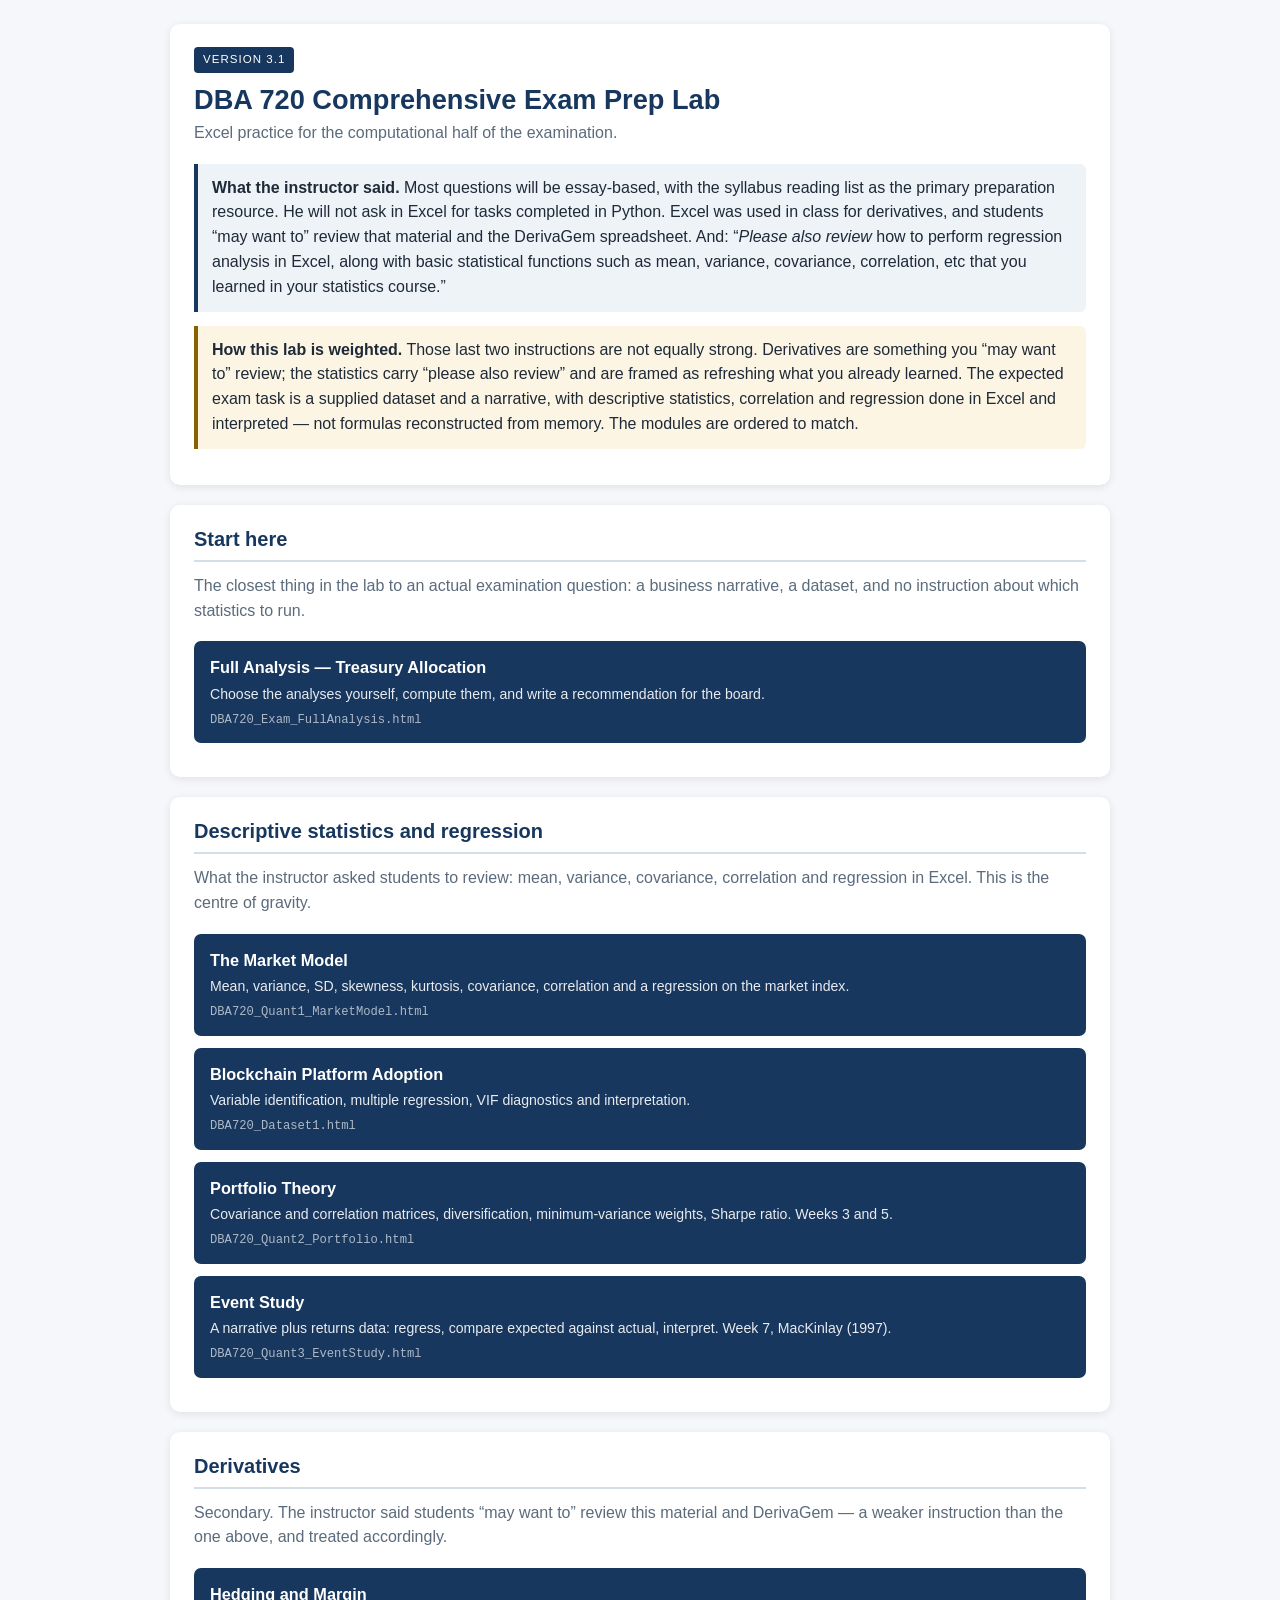
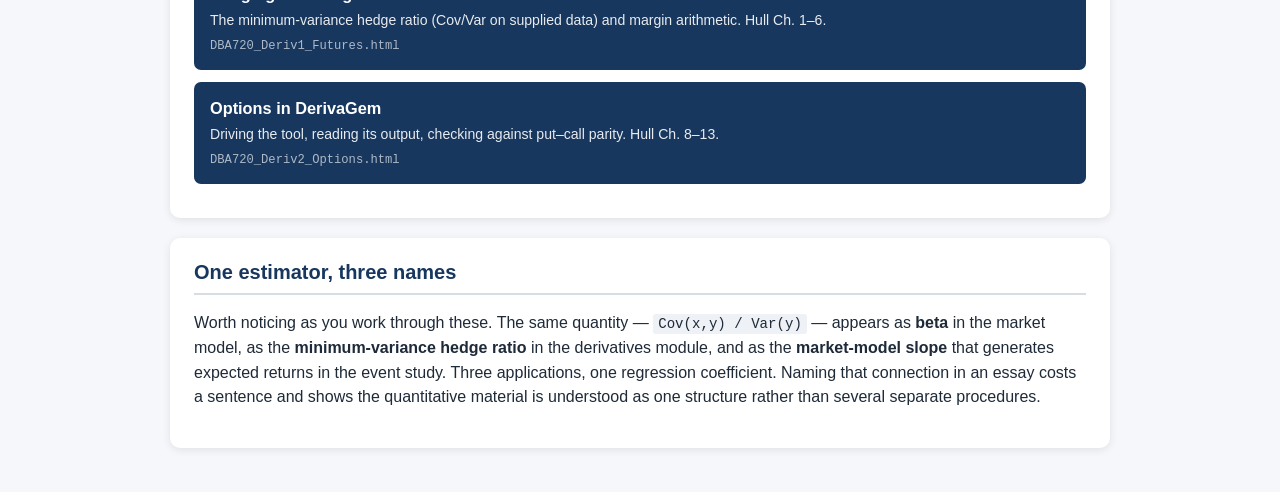
<file: index.html>
<!DOCTYPE html>
<html lang="en">
<head>
<meta charset="UTF-8">
<meta name="viewport" content="width=device-width, initial-scale=1">
<title>DBA 720 Comprehensive Exam Prep Lab</title>
<link rel="stylesheet" href="lab.css">
<style>
ul.modlist{list-style:none;padding:0;margin:0}
ul.modlist li{margin-bottom:12px}
ul.modlist a{display:block;padding:14px 16px;background:var(--navy);color:#fff;
  text-decoration:none;border-radius:7px;transition:background .15s}
ul.modlist a:hover{background:var(--navy-l)}
.mname{display:block;font-weight:bold;font-size:1.02rem}
.mdesc{display:block;font-size:.88rem;opacity:.9;margin-top:3px;font-weight:normal}
.mfile{display:block;font-size:.76rem;opacity:.65;margin-top:5px;font-family:Consolas,Monaco,monospace}
</style>
</head>
<body>
<div class="wrap">

<div class="card">
<span class="kicker">Version 3.1</span>
<h1>DBA 720 Comprehensive Exam Prep Lab</h1>
<p class="sub">Excel practice for the computational half of the examination.</p>

<div class="note">
<strong>What the instructor said.</strong> Most questions will be essay-based, with the syllabus reading list
as the primary preparation resource. He will not ask in Excel for tasks completed in Python. Excel was used in
class for derivatives, and students &ldquo;may want to&rdquo; review that material and the DerivaGem
spreadsheet. And: &ldquo;<em>Please also review</em> how to perform regression analysis in Excel, along with
basic statistical functions such as mean, variance, covariance, correlation, etc that you learned in your
statistics course.&rdquo;
</div>

<div class="warnbox">
<strong>How this lab is weighted.</strong> Those last two instructions are not equally strong. Derivatives are
something you &ldquo;may want to&rdquo; review; the statistics carry &ldquo;please also review&rdquo; and are
framed as refreshing what you already learned. The expected exam task is a supplied dataset and a narrative,
with descriptive statistics, correlation and regression done in Excel and interpreted &mdash; not formulas
reconstructed from memory. The modules are ordered to match.
</div>
</div>

<div class="card"><h2>Start here</h2><p class="sub">The closest thing in the lab to an actual examination question: a business narrative, a dataset, and no instruction about which statistics to run.</p><ul class="modlist"><li><a href="DBA720_Exam_FullAnalysis.html"><span class="mname">Full Analysis &mdash; Treasury Allocation</span><span class="mdesc">Choose the analyses yourself, compute them, and write a recommendation for the board.</span><span class="mfile">DBA720_Exam_FullAnalysis.html</span></a></li></ul></div><div class="card"><h2>Descriptive statistics and regression</h2><p class="sub">What the instructor asked students to review: mean, variance, covariance, correlation and regression in Excel. This is the centre of gravity.</p><ul class="modlist"><li><a href="DBA720_Quant1_MarketModel.html"><span class="mname">The Market Model</span><span class="mdesc">Mean, variance, SD, skewness, kurtosis, covariance, correlation and a regression on the market index.</span><span class="mfile">DBA720_Quant1_MarketModel.html</span></a></li><li><a href="DBA720_Dataset1.html"><span class="mname">Blockchain Platform Adoption</span><span class="mdesc">Variable identification, multiple regression, VIF diagnostics and interpretation.</span><span class="mfile">DBA720_Dataset1.html</span></a></li><li><a href="DBA720_Quant2_Portfolio.html"><span class="mname">Portfolio Theory</span><span class="mdesc">Covariance and correlation matrices, diversification, minimum-variance weights, Sharpe ratio. Weeks 3 and 5.</span><span class="mfile">DBA720_Quant2_Portfolio.html</span></a></li><li><a href="DBA720_Quant3_EventStudy.html"><span class="mname">Event Study</span><span class="mdesc">A narrative plus returns data: regress, compare expected against actual, interpret. Week 7, MacKinlay (1997).</span><span class="mfile">DBA720_Quant3_EventStudy.html</span></a></li></ul></div><div class="card"><h2>Derivatives</h2><p class="sub">Secondary. The instructor said students &ldquo;may want to&rdquo; review this material and DerivaGem &mdash; a weaker instruction than the one above, and treated accordingly.</p><ul class="modlist"><li><a href="DBA720_Deriv1_Futures.html"><span class="mname">Hedging and Margin</span><span class="mdesc">The minimum-variance hedge ratio (Cov/Var on supplied data) and margin arithmetic. Hull Ch. 1&ndash;6.</span><span class="mfile">DBA720_Deriv1_Futures.html</span></a></li><li><a href="DBA720_Deriv2_Options.html"><span class="mname">Options in DerivaGem</span><span class="mdesc">Driving the tool, reading its output, checking against put&ndash;call parity. Hull Ch. 8&ndash;13.</span><span class="mfile">DBA720_Deriv2_Options.html</span></a></li></ul></div>

<div class="card">
<h2>One estimator, three names</h2>
<p>Worth noticing as you work through these. The same quantity &mdash;
<span class="mono">Cov(x,y) / Var(y)</span> &mdash; appears as <strong>beta</strong> in the market model, as the
<strong>minimum-variance hedge ratio</strong> in the derivatives module, and as the
<strong>market-model slope</strong> that generates expected returns in the event study. Three applications,
one regression coefficient. Naming that connection in an essay costs a sentence and shows the quantitative
material is understood as one structure rather than several separate procedures.</p>
</div>

</div>
</body>
</html>
</file>
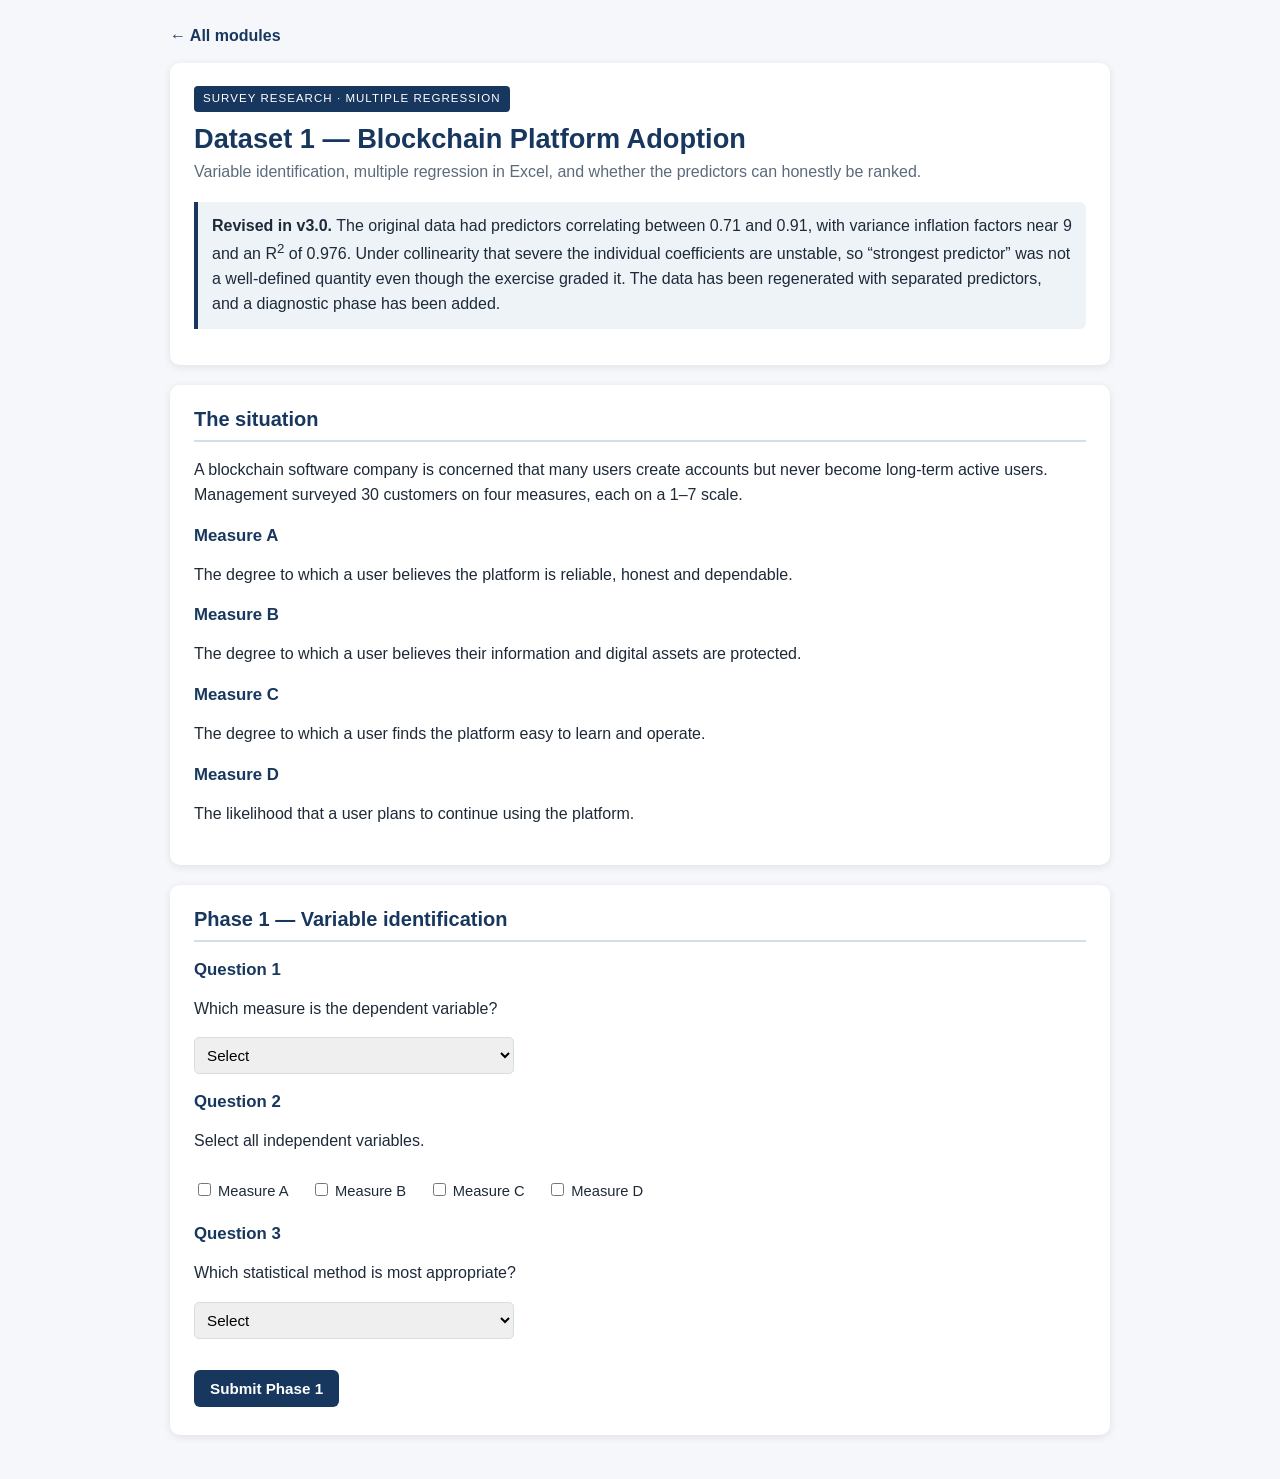
<file: DBA720_Dataset1.html>
<!DOCTYPE html>
<html lang="en">
<head>
<meta charset="UTF-8">
<meta name="viewport" content="width=device-width, initial-scale=1">
<title>DBA 720 Practice Lab - Dataset 1</title>
<link rel="stylesheet" href="lab.css">
</head>
<body>
<div class="wrap">
<a class="back" href="index.html">&larr; All modules</a>

<div class="card">
<span class="kicker">Survey research &middot; Multiple regression</span>
<h1>Dataset 1 &mdash; Blockchain Platform Adoption</h1>
<p class="sub">Variable identification, multiple regression in Excel, and whether the predictors can
honestly be ranked.</p>
<div class="note">
<strong>Revised in v3.0.</strong> The original data had predictors correlating between 0.71 and 0.91, with
variance inflation factors near 9 and an R<sup>2</sup> of 0.976. Under collinearity that severe the individual
coefficients are unstable, so &ldquo;strongest predictor&rdquo; was not a well-defined quantity even though the
exercise graded it. The data has been regenerated with separated predictors, and a diagnostic phase has been
added.
</div>
</div>

<div class="card">
<h2>The situation</h2>
<p>A blockchain software company is concerned that many users create accounts but never become long-term
active users. Management surveyed 30 customers on four measures, each on a 1&ndash;7 scale.</p>
<h3>Measure A</h3><p>The degree to which a user believes the platform is reliable, honest and dependable.</p>
<h3>Measure B</h3><p>The degree to which a user believes their information and digital assets are protected.</p>
<h3>Measure C</h3><p>The degree to which a user finds the platform easy to learn and operate.</p>
<h3>Measure D</h3><p>The likelihood that a user plans to continue using the platform.</p>
</div>

<div class="card">
<h2>Phase 1 &mdash; Variable identification</h2>

<h3>Question 1</h3>
<p>Which measure is the dependent variable?</p>
<select id="dv"><option value="">Select</option>
<option>A</option><option>B</option><option>C</option><option>D</option></select>

<h3>Question 2</h3>
<p>Select all independent variables.</p>
<label class="inline"><input type="checkbox" id="ivA"> Measure A</label>
<label class="inline"><input type="checkbox" id="ivB"> Measure B</label>
<label class="inline"><input type="checkbox" id="ivC"> Measure C</label>
<label class="inline"><input type="checkbox" id="ivD"> Measure D</label>

<h3>Question 3</h3>
<p>Which statistical method is most appropriate?</p>
<select id="method"><option value="">Select</option>
<option value="correlation">Correlation</option>
<option value="regression">Multiple Regression</option>
<option value="anova">ANOVA</option></select>

<br><br>
<button onclick="gate()">Submit Phase 1</button>
<div id="gateOut"></div>
</div>

<div id="unlocked" class="hidden">
<div class="card">
<h2>Dataset unlocked</h2>
<p>Measure A = <strong>Trust</strong> &middot; Measure B = <strong>Security</strong> &middot;
Measure C = <strong>Ease of Use</strong> &middot; Measure D = <strong>Adoption Intention</strong></p>
<div id="tbl"></div>
<button class="ghost" onclick="expCSV()">Export CSV</button>
</div>

<div class="card">
<h2>Phase 2 &mdash; Excel analysis</h2>
<ol class="steps">
<li>Compute the mean and standard deviation of each variable.</li>
<li>Compute the correlation of each predictor with Adoption Intention, and the correlations
<em>among</em> the three predictors.</li>
<li>Run the multiple regression with Adoption Intention as the dependent variable
(Data &rarr; Data Analysis &rarr; Regression, or LINEST). Record R<sup>2</sup>, adjusted R<sup>2</sup>,
and the three coefficients.</li>
</ol>
<div class="note">All three predictors are measured on the same 1&ndash;7 scale, so their raw coefficients are
directly comparable. Had the scales differed, you would need standardised (beta) coefficients before
comparing them at all.</div>

<h3>Enter your results</h3>
<h4>Means</h4>
<div class="grid2">
<div><label>Trust</label><input type="number" step="0.0001" id="mT"></div>
<div><label>Security</label><input type="number" step="0.0001" id="mS"></div>
<div><label>Ease of Use</label><input type="number" step="0.0001" id="mE"></div>
<div><label>Adoption Intention</label><input type="number" step="0.0001" id="mA"></div>
</div>
<h4>Correlations with Adoption Intention</h4>
<div class="grid2">
<div><label>Trust</label><input type="number" step="0.0001" id="cT"></div>
<div><label>Security</label><input type="number" step="0.0001" id="cS"></div>
<div><label>Ease of Use</label><input type="number" step="0.0001" id="cE"></div>
</div>
<h4>Regression</h4>
<div class="grid2">
<div><label>R<sup>2</sup></label><input type="number" step="0.0001" id="r2"></div>
<div><label>Adjusted R<sup>2</sup></label><input type="number" step="0.0001" id="ar2"></div>
<div><label>Coefficient on Trust</label><input type="number" step="0.0001" id="bT"></div>
<div><label>Coefficient on Security</label><input type="number" step="0.0001" id="bS"></div>
<div><label>Coefficient on Ease of Use</label><input type="number" step="0.0001" id="bE"></div>
</div>
<label>Strongest predictor</label>
<select id="strong"><option value="">Select</option>
<option value="Trust">Trust</option><option value="Security">Security</option>
<option value="Ease of Use">Ease of Use</option></select>
<br>
<button onclick="gradeP2()">Grade Phase 2</button>
<button class="ghost" onclick="Lab.reveal('m2')">Show values</button>
<div id="p2Out"></div>
<div id="m2" class="model hidden">
Means: Trust 4.6, Security 4.6, Ease 4.7, Adoption 5.2333.<br>
Correlations with Adoption: 0.6755, 0.6265, 0.3233.<br>
R<sup>2</sup> = 0.6584, adjusted R<sup>2</sup> = 0.6189.
Coefficients: Trust <strong>0.4148</strong>, Security 0.3195, Ease of Use 0.3003, intercept 0.444.<br><br>
Trust is the strongest predictor and the gap is large enough to assert. Security and Ease of Use, at
0.3195 and 0.3003, are close enough that ranking <em>them</em> against each other would not survive a
standard-error check &mdash; a point worth making explicitly rather than presenting a tidy 1-2-3 ordering.
</div>
</div>

<div class="card">
<h2>Phase 3 &mdash; Can the predictors be ranked?</h2>
<p>Before trusting any coefficient comparison, check whether the predictors are separable. Compute the
pairwise correlations among the three predictors, then the variance inflation factor for each:</p>
<pre class="mono">VIF_j = 1 / (1 - R2_j)

where R2_j comes from regressing predictor j on the OTHER predictors.</pre>
<p>Rule of thumb: VIF above 5 is a concern, above 10 is serious.</p>

<div class="grid2">
<div><label>Correlation Trust &harr; Security</label><input type="number" step="0.0001" id="pTS"></div>
<div><label>Correlation Trust &harr; Ease</label><input type="number" step="0.0001" id="pTE"></div>
<div><label>Correlation Security &harr; Ease</label><input type="number" step="0.0001" id="pSE"></div>
<div><label>VIF &mdash; Trust</label><input type="number" step="0.01" id="vT"></div>
<div><label>VIF &mdash; Security</label><input type="number" step="0.01" id="vS"></div>
<div><label>VIF &mdash; Ease of Use</label><input type="number" step="0.01" id="vE"></div>
</div>
<label>On this evidence, is it defensible to rank the predictors by coefficient size?</label>
<select id="rankOK"><option value="">Select</option>
<option value="yes">Yes &mdash; the VIFs are low, so the coefficients are separately identified</option>
<option value="no">No &mdash; the predictors are too collinear to separate</option></select>
<br>
<button onclick="gradeP3()">Grade Phase 3</button>
<button class="ghost" onclick="Lab.reveal('m3')">Show values</button>
<div id="p3Out"></div>
<div id="m3" class="model hidden">
Predictor correlations: Trust&harr;Security 0.4374, Trust&harr;Ease 0.054,
Security&harr;Ease 0.0974. VIFs: 1.24, 1.24, 1.01 &mdash; all close to 1, comfortably below any
threshold of concern. The predictors are near-orthogonal, so each coefficient is estimated on genuinely
independent variation and comparing them is defensible.<br><br>
<strong>Why this phase exists.</strong> Had the VIFs come back near 9, the correct answer would have been the
opposite, and the honest finding would have been that the three constructs cannot be separated in this sample
&mdash; you would report the joint explanatory power and decline to rank. Recognising when a question cannot be
answered from the data is the judgement a comprehensive examination is testing, and it is not something a
regression output announces on its own.
</div>
</div>

<div class="card">
<h2>Interpretation</h2>

<h3>1. Recommendation to management</h3>
<p>If the company could improve only one area, which should it prioritise, and what caveat would you attach?</p>
<textarea id="i1"></textarea>
<button class="ghost" onclick="Lab.reveal('i1m')">Model response</button>
<div id="i1m" class="model hidden">Trust, on this evidence &mdash; it carries the largest coefficient and the
strongest simple correlation with adoption intention. Three caveats belong with that recommendation. First,
the model explains 66% of variance, so roughly 34% is driven by factors not
measured here &mdash; fees, network effects, regulatory news, the behaviour of the wider crypto market.
Second, these are cross-sectional perceptions, so the finding is associational: it is equally consistent with
users who intend to keep using the platform rationalising higher trust. Third, and most practically, trust is
not a lever management can pull directly. It is an outcome of things they <em>can</em> act on &mdash; uptime,
custody arrangements, incident transparency, support responsiveness. A recommendation to &ldquo;increase
trust&rdquo; is not actionable; a recommendation to publish audited reserve attestations and cut incident
response times is.</div>

<h3>2. Intention is not behaviour</h3>
<p>The dependent variable measures stated intention to continue using the platform. The company's actual
problem is dormant accounts. How much does this analysis really tell them?</p>
<textarea id="i2"></textarea>
<button class="ghost" onclick="Lab.reveal('i2m')">Model response</button>
<div id="i2m" class="model hidden">Less than it appears. The intention&ndash;behaviour gap is well documented
in technology-acceptance research, and it is the specific problem Albayati, Kim and Rho (2021) confront:
cryptocurrency wallet accounts grew sixfold while actual trading stayed dormant, which is precisely a
population reporting positive intentions and not acting on them. Survey respondents are also a self-selected
subset &mdash; users engaged enough to answer a survey are not the dormant users management is worried about,
so the sample may systematically exclude the phenomenon of interest. A stronger design would link survey
responses to observed account activity and model actual usage, or at minimum validate that stated intention
predicts subsequent behaviour in this population before treating it as a proxy.</div>
</div>
</div>

</div>
<script src="lab.js"></script>
<script>

const DATA=[[6, 5, 4, 6], [7, 6, 4, 6], [6, 5, 4, 6], [3, 6, 3, 5], [2, 3, 4, 3], [5, 6, 6, 6], [6, 4, 4, 6], [5, 3, 6, 7], [7, 7, 6, 7], [6, 4, 5, 6], [5, 4, 3, 4], [3, 2, 4, 4], [3, 1, 7, 3], [7, 6, 5, 7], [5, 3, 5, 5], [6, 6, 6, 6], [3, 7, 6, 7], [4, 4, 4, 3], [3, 3, 3, 4], [3, 5, 4, 5], [6, 6, 4, 6], [2, 4, 5, 3], [4, 4, 5, 5], [5, 6, 5, 5], [4, 6, 5, 5], [4, 5, 6, 6], [4, 3, 4, 5], [5, 5, 4, 5], [4, 5, 6, 6], [5, 4, 4, 5]],
      COLS=["Trust","Security","Ease of Use","Adoption Intention"];
function gate(){
  Lab.report("gateOut",Lab.gradeItems([
    {id:"dv",label:"Dependent variable",type:"select",is:"D"},
    {id:"ivA",label:"Measure A as predictor",type:"checkbox",is:true},
    {id:"ivB",label:"Measure B as predictor",type:"checkbox",is:true},
    {id:"ivC",label:"Measure C as predictor",type:"checkbox",is:true},
    {id:"ivD",label:"Measure D excluded",type:"checkbox",is:false},
    {id:"method",label:"Method",type:"select",is:"regression"}
  ]),80,function(){Lab.show("unlocked");draw();});
}
function draw(){Lab.renderTable("tbl",["Respondent"].concat(COLS),
  DATA.map((r,i)=>[i+1].concat(r)));}
function expCSV(){Lab.exportCSV("dataset1_adoption.csv",COLS,DATA);}
function gradeP2(){
  Lab.report("p2Out",Lab.gradeItems([
    {id:"mT",label:"Mean Trust",expected:4.6,tol:0.01},
    {id:"mS",label:"Mean Security",expected:4.6,tol:0.01},
    {id:"mE",label:"Mean Ease",expected:4.7,tol:0.01},
    {id:"mA",label:"Mean Adoption",expected:5.2333,tol:0.01},
    {id:"cT",label:"Corr Trust",expected:0.6755,tol:0.006},
    {id:"cS",label:"Corr Security",expected:0.6265,tol:0.006},
    {id:"cE",label:"Corr Ease",expected:0.3233,tol:0.006},
    {id:"r2",label:"R-squared",expected:0.6584,tol:0.006},
    {id:"ar2",label:"Adjusted R-squared",expected:0.6189,tol:0.006},
    {id:"bT",label:"Coefficient Trust",expected:0.4148,tol:0.01},
    {id:"bS",label:"Coefficient Security",expected:0.3195,tol:0.01},
    {id:"bE",label:"Coefficient Ease",expected:0.3003,tol:0.01},
    {id:"strong",label:"Strongest predictor",type:"select",is:"Trust"}
  ]),80);
}
function gradeP3(){
  Lab.report("p3Out",Lab.gradeItems([
    {id:"pTS",label:"Corr Trust-Security",expected:0.4374,tol:0.006},
    {id:"pTE",label:"Corr Trust-Ease",expected:0.054,tol:0.006},
    {id:"pSE",label:"Corr Security-Ease",expected:0.0974,tol:0.006},
    {id:"vT",label:"VIF Trust",expected:1.24,tol:0.05},
    {id:"vS",label:"VIF Security",expected:1.24,tol:0.05},
    {id:"vE",label:"VIF Ease",expected:1.01,tol:0.05},
    {id:"rankOK",label:"Is ranking defensible",type:"select",is:"yes"}
  ]),80);
}

</script>
</body>
</html>
</file>
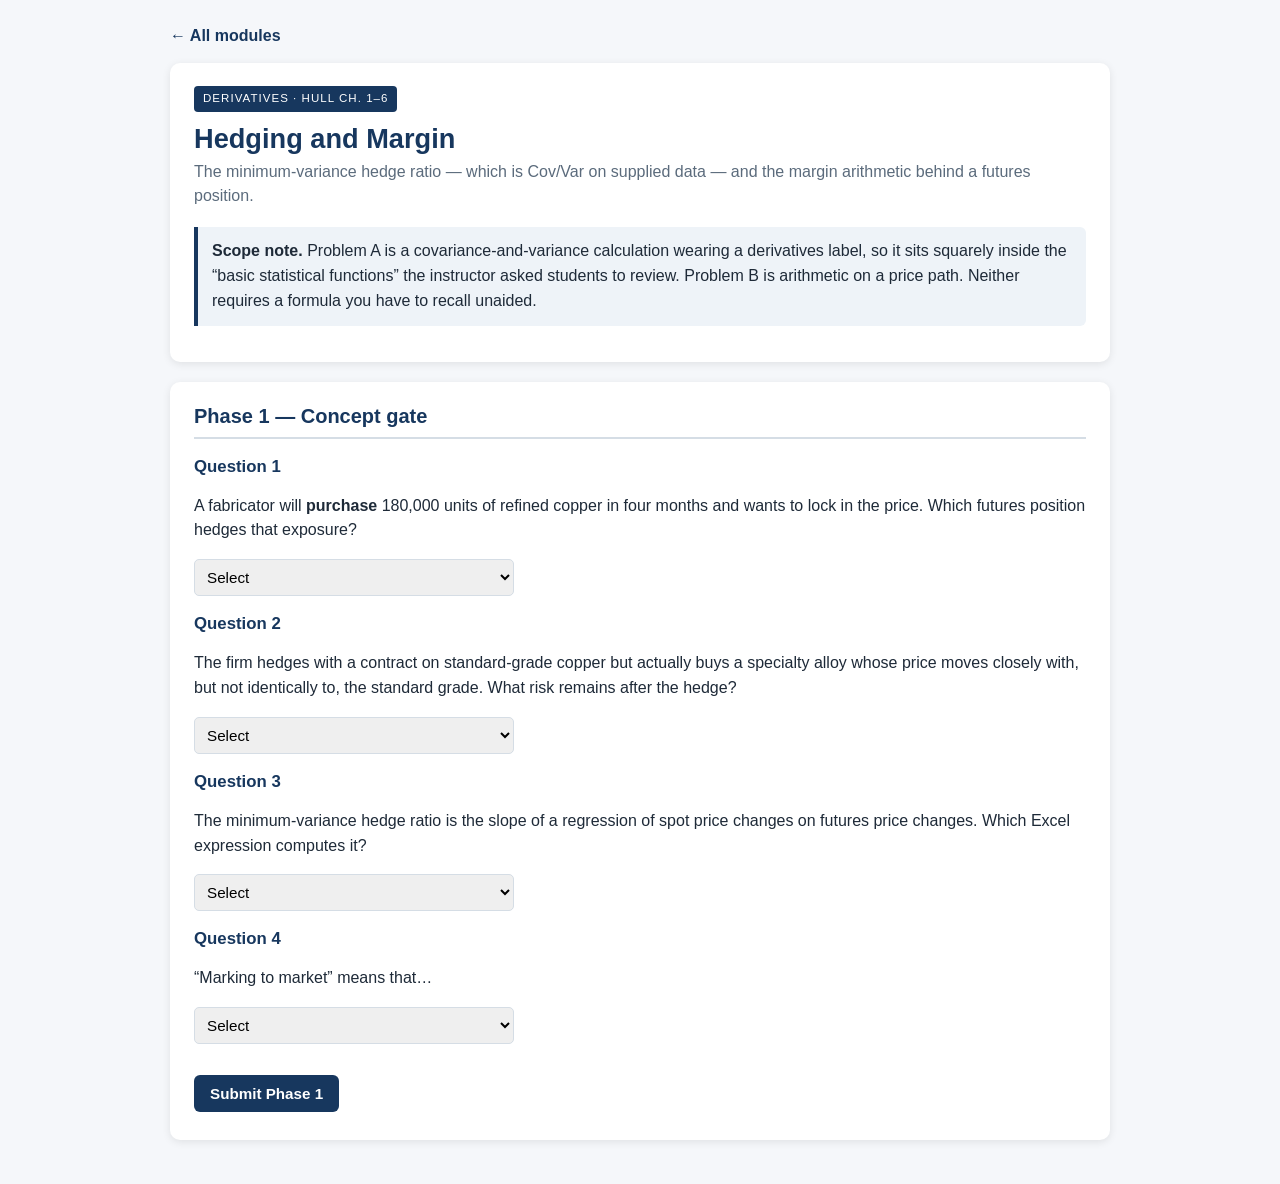
<file: DBA720_Deriv1_Futures.html>
<!DOCTYPE html>
<html lang="en">
<head>
<meta charset="UTF-8">
<meta name="viewport" content="width=device-width, initial-scale=1">
<title>DBA 720 Lab - Hedging and Margin</title>
<link rel="stylesheet" href="lab.css">
</head>
<body>
<div class="wrap">
<a class="back" href="index.html">&larr; All modules</a>

<div class="card">
<span class="kicker">Derivatives &middot; Hull Ch. 1&ndash;6</span>
<h1>Hedging and Margin</h1>
<p class="sub">The minimum-variance hedge ratio &mdash; which is Cov/Var on supplied data &mdash; and the margin
arithmetic behind a futures position.</p>
<div class="note">
<strong>Scope note.</strong> Problem A is a covariance-and-variance calculation wearing a derivatives label,
so it sits squarely inside the &ldquo;basic statistical functions&rdquo; the instructor asked students to
review. Problem B is arithmetic on a price path. Neither requires a formula you have to recall unaided.
</div>
</div>

<div class="card">
<h2>Phase 1 &mdash; Concept gate</h2>

<h3>Question 1</h3>
<p>A fabricator will <strong>purchase</strong> 180,000 units of refined copper in four months and wants to
lock in the price. Which futures position hedges that exposure?</p>
<select id="q1"><option value="">Select</option>
<option value="long">Long futures</option>
<option value="short">Short futures</option>
<option value="none">No position &mdash; the exposure is already flat</option></select>

<h3>Question 2</h3>
<p>The firm hedges with a contract on standard-grade copper but actually buys a specialty alloy whose price
moves closely with, but not identically to, the standard grade. What risk remains after the hedge?</p>
<select id="q2"><option value="">Select</option>
<option value="basis">Basis risk</option>
<option value="credit">Credit risk</option>
<option value="none">No risk remains &mdash; the hedge is complete</option>
<option value="liquidity">Liquidity risk only</option></select>

<h3>Question 3</h3>
<p>The minimum-variance hedge ratio is the slope of a regression of spot price changes on futures price
changes. Which Excel expression computes it?</p>
<select id="q3"><option value="">Select</option>
<option value="a">VAR.S(&Delta;F) / COVARIANCE.S(&Delta;S,&Delta;F)</option>
<option value="b">COVARIANCE.S(&Delta;S,&Delta;F) / VAR.S(&Delta;F)</option>
<option value="c">CORREL(&Delta;S,&Delta;F) / VAR.S(&Delta;F)</option>
<option value="d">STDEV.S(&Delta;S) / STDEV.S(&Delta;F)</option></select>

<h3>Question 4</h3>
<p>&ldquo;Marking to market&rdquo; means that&hellip;</p>
<select id="q4"><option value="">Select</option>
<option value="a">gains and losses are settled daily through the margin account</option>
<option value="b">all gains and losses settle at contract maturity</option>
<option value="c">the contract is revalued only when a margin call occurs</option></select>

<br><br>
<button onclick="gate()">Submit Phase 1</button>
<div id="gateOut"></div>
</div>

<div id="unlocked" class="hidden">

<div class="card">
<h2>Problem A &mdash; Minimum-variance hedge</h2>
<p>The fabricator will buy <strong>180,000 units</strong> of copper in four months. Each futures contract
covers <strong>15,000 units</strong>. Twelve months of paired monthly changes in the spot price
(&Delta;S) and the futures price (&Delta;F), in $/unit:</p>

<div class="scroll"><table><thead><tr><th>Month</th><th>&Delta;S</th><th>&Delta;F</th></tr></thead>
<tbody><tr><td>1</td><td>0.2</td><td>0.3</td></tr><tr><td>2</td><td>0.4</td><td>0.12</td></tr><tr><td>3</td><td>-0.14</td><td>-0.03</td></tr><tr><td>4</td><td>-1.15</td><td>-1.28</td></tr><tr><td>5</td><td>0.06</td><td>0.24</td></tr><tr><td>6</td><td>-1.11</td><td>-1.17</td></tr><tr><td>7</td><td>0.37</td><td>0.5</td></tr><tr><td>8</td><td>0.34</td><td>0.33</td></tr><tr><td>9</td><td>0.34</td><td>0.46</td></tr><tr><td>10</td><td>0.32</td><td>0.46</td></tr><tr><td>11</td><td>0.01</td><td>0.16</td></tr><tr><td>12</td><td>-0.23</td><td>-0.29</td></tr></tbody></table></div>
<button class="ghost" onclick="exportA()">Export CSV</button>

<h4>In Excel</h4>
<ol class="steps">
<li>Compute <span class="mono">COVARIANCE.S</span>, <span class="mono">VAR.S</span>,
<span class="mono">STDEV.S</span> and <span class="mono">CORREL</span> for the two series.</li>
<li>Form <span class="mono">h = COVARIANCE.S / VAR.S</span>. Check it against
<span class="mono">SLOPE(&Delta;S,&Delta;F)</span> and against
<span class="mono">CORREL &times; STDEV.S(&Delta;S) / STDEV.S(&Delta;F)</span> &mdash; three routes, one number.</li>
<li>Optimal contracts <span class="mono">N = h &times; Q<sub>S</sub> / Q<sub>F</sub></span>, rounded to a whole contract.</li>
</ol>

<h3>Enter your results</h3>
<div class="grid2">
<div><label>Covariance(&Delta;S, &Delta;F)</label><input type="number" step="0.0001" id="bCov"></div>
<div><label>Variance(&Delta;F)</label><input type="number" step="0.0001" id="bVar"></div>
<div><label>Correlation(&Delta;S, &Delta;F)</label><input type="number" step="0.0001" id="bRho"></div>
<div><label>Minimum-variance hedge ratio h</label><input type="number" step="0.0001" id="bH"></div>
<div><label>Optimal number of contracts (exact)</label><input type="number" step="0.0001" id="bNexact"></div>
<div><label>Contracts actually traded (rounded)</label><input type="number" step="1" id="bNround"></div>
</div>
<label>Position direction</label>
<select id="bDir"><option value="">Select</option>
<option value="long">Long</option><option value="short">Short</option></select>
<br>
<button onclick="gradeA()">Grade Problem A</button>
<button class="ghost" onclick="Lab.reveal('aModel')">Show worked logic</button>
<div id="aOut"></div>
<div id="aModel" class="model hidden">
h = 0.323324 / 0.36897 = <strong>0.8763</strong>.
N = 0.8763 &times; 180,000 / 15,000 = 10.5155, so <strong>11 contracts</strong>.<br><br>
Notice what the hedge ratio does. A naive one-for-one hedge trades 12 contracts; the
minimum-variance calculation says 11. The correction comes from the volatility ratio &mdash;
&sigma;(&Delta;S) is 0.5454 against &sigma;(&Delta;F) of 0.6074, so futures move more than spot and
fewer contracts are needed. Correlation is high at 0.9759, so it is the volatility difference driving the
adjustment rather than weak co-movement.<br><br>
And <span class="mono">h</span> is a regression slope. It is the same Cov/Var estimator that produces beta in
the market model and the market-model slope in an event study.
</div>
</div>

<div class="card">
<h2>Problem B &mdash; Margin account</h2>
<p>You go <strong>long 2 gold futures contracts</strong>, 100 ounces each, at
<strong>$1,750 per ounce</strong>. Initial margin is <strong>$6,000 per contract</strong>,
maintenance margin <strong>$4,500 per contract</strong>.</p>

<div class="scroll"><table><thead><tr><th>Day</th><th>Settlement price ($/oz)</th></tr></thead>
<tbody><tr><td>0</td><td>1750.0</td></tr><tr><td>1</td><td>1746</td></tr><tr><td>2</td><td>1739</td></tr><tr><td>3</td><td>1744</td></tr><tr><td>4</td><td>1731</td></tr><tr><td>5</td><td>1736</td></tr></tbody></table></div>

<h4>In Excel</h4>
<ol class="steps">
<li>One row per day: settlement price, daily change, daily gain/loss
(<span class="mono">change &times; 100 &times; 2</span>), running balance from total initial margin.</li>
<li>Flag when the balance falls below <em>total</em> maintenance margin.</li>
<li>Work out the price that triggers a call algebraically rather than by trial and error.</li>
</ol>
<div class="warnbox">Report the day-5 balance <strong>assuming no variation margin was deposited</strong>, so
the running total stays comparable.</div>

<h3>Enter your results</h3>
<div class="grid2">
<div><label>Total initial margin ($)</label><input type="number" step="0.01" id="aIM"></div>
<div><label>Total maintenance margin ($)</label><input type="number" step="0.01" id="aMM"></div>
<div><label>Settlement price triggering a margin call ($/oz)</label><input type="number" step="0.01" id="aCallPrice"></div>
<div><label>Day on which the call is first triggered</label><input type="number" step="1" id="aCallDay"></div>
<div><label>Variation margin required that day ($)</label><input type="number" step="0.01" id="aVarMargin"></div>
<div><label>Balance at end of day 5, no deposit ($)</label><input type="number" step="0.01" id="aFinal"></div>
</div>
<button onclick="gradeB()">Grade Problem B</button>
<button class="ghost" onclick="Lab.reveal('bModel')">Show worked logic</button>
<div id="bOut"></div>
<div id="bModel" class="model hidden">
Total initial margin = 2 &times; $6,000 = $12,000;
total maintenance = $9,000. The account absorbs
$3,000 of loss before a call. The position is
200 ounces, so the tolerable fall is $15.00/oz and the call comes at
<strong>$1,735.00</strong>. Marking to market day by day, the balance first breaches maintenance
on day&nbsp;4 at $8,200.00; restoring the <em>initial</em> margin takes
$3,800.00. A long position loses when price falls &mdash; the sign convention causes more
errors here than the arithmetic.
</div>
</div>

<div class="card">
<h2>Interpretation</h2>

<h3>1. Two traders, same profit, different experience</h3>
<p>Trader A holds a futures contract and Trader B an otherwise identical forward. Both end with the same total
profit. Explain why A may nevertheless be worse off.</p>
<textarea id="i1"></textarea>
<button class="ghost" onclick="Lab.reveal('i1m')">Model response</button>
<div id="i1m" class="model hidden">The profits are equal only at maturity. The futures position is marked to
market daily, so its cash flows arrive as a stream of margin debits and credits rather than a single
settlement. If the price path moves against Trader A early, margin calls demand cash at exactly the moment
the position looks worst. That is a funding and liquidity cost the forward does not impose: capital is tied
up, other opportunities are foregone, and in the extreme a solvent position is closed out because the trader
cannot meet a call. Identical terminal payoffs, different risk. This is the mechanism behind the LTCM failure
Jorion (2000) documents &mdash; the positions were arguably right, and the financing was not.</div>

<h3>2. What survives the hedge</h3>
<p>After placing the minimum-variance hedge, what exposure does the fabricator still carry, and why can more
contracts not remove it?</p>
<textarea id="i2"></textarea>
<button class="ghost" onclick="Lab.reveal('i2m')">Model response</button>
<div id="i2m" class="model hidden">Basis risk &mdash; the residual variation between the spot price of the alloy
actually bought and the futures price of the standard grade. Adding contracts changes the <em>size</em> of the
futures exposure, not the <em>correlation</em> between the two prices, and it is the imperfect correlation that
generates the residual. The hedge ratio minimises the variance of the hedged position; it does not drive it to
zero unless &rho;&nbsp;=&nbsp;1. There is also quantity risk if the eventual purchase differs from 180,000
units, and rounding to a whole number of contracts leaves a small unavoidable mismatch.</div>
</div>

</div>

</div>
<script src="lab.js"></script>
<script>

const D={"pairs": [[0.2, 0.3], [0.4, 0.12], [-0.14, -0.03], [-1.15, -1.28], [0.06, 0.24], [-1.11, -1.17], [0.37, 0.5], [0.34, 0.33], [0.34, 0.46], [0.32, 0.46], [0.01, 0.16], [-0.23, -0.29]]};
function gate(){
  Lab.report("gateOut",Lab.gradeItems([
    {id:"q1",label:"Q1 hedge direction",type:"select",is:"long"},
    {id:"q2",label:"Q2 residual risk",type:"select",is:"basis"},
    {id:"q3",label:"Q3 hedge ratio in Excel",type:"select",is:"b"},
    {id:"q4",label:"Q4 marking to market",type:"select",is:"a"}
  ]),100,function(){Lab.show("unlocked");});
}
function gradeA(){
  Lab.report("aOut",Lab.gradeItems([
    {id:"bCov",label:"Covariance",expected:0.323324,tol:0.002},
    {id:"bVar",label:"Variance of dF",expected:0.36897,tol:0.002},
    {id:"bRho",label:"Correlation",expected:0.9759,tol:0.005},
    {id:"bH",label:"Hedge ratio h",expected:0.8763,tol:0.005},
    {id:"bNexact",label:"Exact contracts",expected:10.5155,tol:0.05},
    {id:"bNround",label:"Rounded contracts",expected:11,tol:0.01},
    {id:"bDir",label:"Direction",type:"select",is:"long"}
  ]),80);
}
function gradeB(){
  Lab.report("bOut",Lab.gradeItems([
    {id:"aIM",label:"Total initial margin",expected:12000.0,tol:0.5},
    {id:"aMM",label:"Total maintenance margin",expected:9000.0,tol:0.5},
    {id:"aCallPrice",label:"Margin-call price",expected:1735.0,tol:0.05},
    {id:"aCallDay",label:"Day of first call",expected:4,tol:0.01},
    {id:"aVarMargin",label:"Variation margin",expected:3800.0,tol:0.5},
    {id:"aFinal",label:"Day-5 balance",expected:9200.0,tol:0.5}
  ]),80);
}
function exportA(){Lab.exportCSV("hedge_data.csv",["Month","dS","dF"],
  D.pairs.map((p,i)=>[i+1,p[0],p[1]]));}

</script>
</body>
</html>
</file>
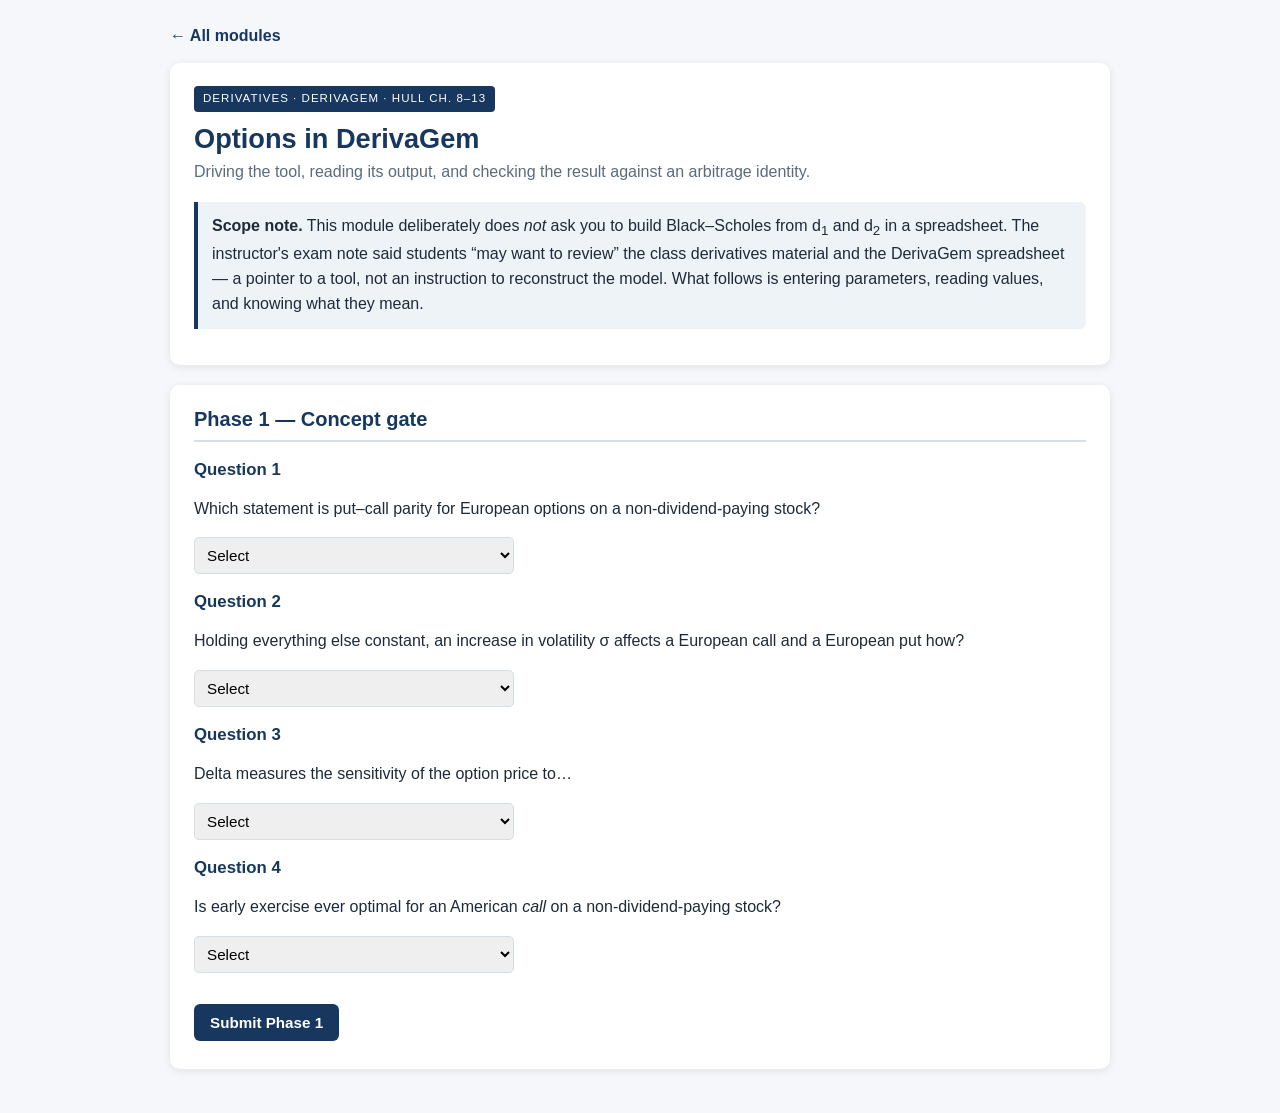
<file: DBA720_Deriv2_Options.html>
<!DOCTYPE html>
<html lang="en">
<head>
<meta charset="UTF-8">
<meta name="viewport" content="width=device-width, initial-scale=1">
<title>DBA 720 Lab - Options in DerivaGem</title>
<link rel="stylesheet" href="lab.css">
</head>
<body>
<div class="wrap">
<a class="back" href="index.html">&larr; All modules</a>

<div class="card">
<span class="kicker">Derivatives &middot; DerivaGem &middot; Hull Ch. 8&ndash;13</span>
<h1>Options in DerivaGem</h1>
<p class="sub">Driving the tool, reading its output, and checking the result against an arbitrage identity.</p>
<div class="note">
<strong>Scope note.</strong> This module deliberately does <em>not</em> ask you to build Black&ndash;Scholes from
d<sub>1</sub> and d<sub>2</sub> in a spreadsheet. The instructor's exam note said students &ldquo;may want to
review&rdquo; the class derivatives material and the DerivaGem spreadsheet &mdash; a pointer to a tool, not an
instruction to reconstruct the model. What follows is entering parameters, reading values, and knowing what
they mean.
</div>
</div>

<div class="card">
<h2>Phase 1 &mdash; Concept gate</h2>

<h3>Question 1</h3>
<p>Which statement is put&ndash;call parity for European options on a non-dividend-paying stock?</p>
<select id="q1"><option value="">Select</option>
<option value="a">c + Ke<sup>&minus;rT</sup> = p + S<sub>0</sub></option>
<option value="b">c + S<sub>0</sub> = p + Ke<sup>&minus;rT</sup></option>
<option value="c">c &minus; p = K &minus; S<sub>0</sub></option>
<option value="d">c + p = S<sub>0</sub> + Ke<sup>&minus;rT</sup></option></select>

<h3>Question 2</h3>
<p>Holding everything else constant, an increase in volatility &sigma; affects a European call and a European
put how?</p>
<select id="q2"><option value="">Select</option>
<option value="a">Raises both</option>
<option value="b">Raises the call, lowers the put</option>
<option value="c">Lowers the call, raises the put</option>
<option value="d">Lowers both</option></select>

<h3>Question 3</h3>
<p>Delta measures the sensitivity of the option price to&hellip;</p>
<select id="q3"><option value="">Select</option>
<option value="a">a one-dollar change in the price of the underlying</option>
<option value="b">a one-percentage-point change in volatility</option>
<option value="c">the passage of one day</option>
<option value="d">a one-percentage-point change in the risk-free rate</option></select>

<h3>Question 4</h3>
<p>Is early exercise ever optimal for an American <em>call</em> on a non-dividend-paying stock?</p>
<select id="q4"><option value="">Select</option>
<option value="no">No &mdash; never optimal, so it prices as a European call</option>
<option value="yes">Yes &mdash; whenever deep in the money</option>
<option value="some">Yes &mdash; but only in the final month</option></select>

<br><br>
<button onclick="gate()">Submit Phase 1</button>
<div id="gateOut"></div>
</div>

<div id="unlocked" class="hidden">

<div class="card">
<h2>The contract</h2>
<div class="scroll"><table><thead><tr><th class="lbl">Parameter</th><th>Symbol</th><th>Value</th></tr></thead><tbody>
<tr><td class="lbl">Current stock price</td><td>S<sub>0</sub></td><td>$50.00</td></tr>
<tr><td class="lbl">Strike price</td><td>K</td><td>$52.00</td></tr>
<tr><td class="lbl">Risk-free rate (continuous, annual)</td><td>r</td><td>5.0%</td></tr>
<tr><td class="lbl">Volatility (annual)</td><td>&sigma;</td><td>30.0%</td></tr>
<tr><td class="lbl">Time to maturity</td><td>T</td><td>0.5 years</td></tr>
<tr><td class="lbl">Dividend yield</td><td>q</td><td>0.0%</td></tr>
</tbody></table></div>
<p>European options on a stock paying no dividends.</p>
</div>

<div class="card">
<h2>Part A &mdash; Black&ndash;Scholes in DerivaGem</h2>
<ol class="steps">
<li>Open DerivaGem and choose the <strong>Equity</strong> underlying type.</li>
<li>Select <strong>Analytic European</strong> as the option type &mdash; that is the Black&ndash;Scholes engine.</li>
<li>Enter the six parameters above.</li>
<li>Calculate, then read off the call and put values and the Greeks the sheet reports.</li>
</ol>
<div class="note">DerivaGem reports vega per one percentage point of volatility and theta per calendar day. If
your figures are off by a factor of 100 or 365, that convention is usually why.</div>

<h3>Enter what DerivaGem reports</h3>
<div class="grid2">
<div><label>Call value ($)</label><input type="number" step="0.0001" id="call"></div>
<div><label>Put value ($)</label><input type="number" step="0.0001" id="put"></div>
<div><label>Delta of the call</label><input type="number" step="0.0001" id="dc"></div>
<div><label>Delta of the put</label><input type="number" step="0.0001" id="dp"></div>
<div><label>Gamma</label><input type="number" step="0.0001" id="gam"></div>
<div><label>Vega (per 1% vol)</label><input type="number" step="0.0001" id="veg"></div>
</div>
<button onclick="gradeA()">Grade Part A</button>
<button class="ghost" onclick="Lab.reveal('aModel')">Show values</button>
<div id="aOut"></div>
<div id="aModel" class="model hidden">
Call $3.9052, put $4.6213, &Delta;<sub>call</sub> 0.5156,
&Delta;<sub>put</sub> -0.4844, &Gamma; 0.0376, vega 0.1409.<br><br>
Two things worth reading off these numbers. &Delta;<sub>call</sub> &minus; &Delta;<sub>put</sub> = 1 exactly,
which is put&ndash;call parity differentiated &mdash; a useful arithmetic check that you entered the parameters
correctly. And the put is worth more than the call because the strike sits $2.00 above the current
price, so the call starts out of the money.
</div>
</div>

<div class="card">
<h2>Part B &mdash; The same option on a binomial tree</h2>
<p>Still in DerivaGem, switch the option type to <strong>Binomial European</strong> and set the number of time
steps to <strong>2</strong>. Leave every other parameter unchanged and recalculate.</p>
<div class="grid2">
<div><label>Binomial call value, 2 steps ($)</label><input type="number" step="0.0001" id="bcall"></div>
</div>
<button onclick="gradeB()">Grade Part B</button>
<button class="ghost" onclick="Lab.reveal('bModel')">What this shows</button>
<div id="bOut"></div>
<div id="bModel" class="model hidden">
The tree returns <strong>$3.8435</strong> against Black&ndash;Scholes $3.9052 &mdash; a gap of
$0.0617. Two steps is a coarse discretisation of a continuous price process; the tree
converges on the analytic value as steps increase. Raise the step count to 50 in the same sheet and watch the
difference close. That convergence is the whole reason the binomial model is taught alongside
Black&ndash;Scholes rather than as a rival to it &mdash; and unlike Black&ndash;Scholes, the tree extends to
American options, where early exercise has to be checked at every node.
</div>
</div>

<div class="card">
<h2>Part C &mdash; Put&ndash;call parity as a check</h2>
<p>Do not price the put again. Recover it from the call you already have:</p>
<pre class="mono">p = c + K*EXP(-r*T) - S</pre>
<label>Put implied by parity ($)</label><input type="number" step="0.0001" id="pcp">
<br>
<button onclick="gradeC()">Check</button>
<button class="ghost" onclick="Lab.reveal('cModel')">Why this matters</button>
<div id="cOut"></div>
<div id="cModel" class="model hidden">
Parity gives $4.6213, identical to the value DerivaGem reported. That is not a coincidence and not
a rounding accident &mdash; parity is a <em>no-arbitrage identity</em>, not a model. It holds whatever
option-pricing model you use, because violating it is a riskless profit: buy the cheap side, sell the dear
side, hold to expiry. It is therefore the fastest sanity check on any option figure you produce, including one
a spreadsheet handed you.<br><br>
It is also the same law-of-one-price logic Lyons and Viswanath-Natraj (2023) apply to stablecoin pegs, where
the arbitrage is engineered rather than assumed and the paper measures what happens to the peg when the
engineering improves.
</div>
</div>

<div class="card">
<h2>Interpretation</h2>

<h3>1. Vega and crypto derivatives</h3>
<p>Vega is largest for at-the-money options with time remaining. What does that imply for anyone writing
options on a cryptocurrency rather than an equity?</p>
<textarea id="i1"></textarea>
<button class="ghost" onclick="Lab.reveal('i1m')">Model response</button>
<div id="i1m" class="model hidden">The writer is short vega, so value is destroyed when volatility rises &mdash;
and crypto volatility is both higher and far less stable than equity volatility. Worse, Black&ndash;Scholes
assumes constant volatility and lognormal returns, while crypto returns are fat-tailed and
volatility-clustered, so realised moves arrive in bursts the model treats as nearly impossible. Practically:
implied volatilities move violently, delta-hedging a short position demands rebalancing precisely when
liquidity is worst, and the model's price is least trustworthy exactly when the position is most exposed.
Nakagawa and Sakemoto (2022) make the related point on the correlation side &mdash; co-movement itself shifts
with market uncertainty, so a hedge calibrated in calm conditions is not the hedge you hold in a crisis.</div>

<h3>2. Model risk</h3>
<p>DerivaGem gave you a number twice, by two different methods. Under what circumstances would you distrust
both?</p>
<textarea id="i2"></textarea>
<button class="ghost" onclick="Lab.reveal('i2m')">Model response</button>
<div id="i2m" class="model hidden">Both rest on the same economics: continuous trading, no transaction costs,
a known constant volatility, a lognormal price process, and free borrowing and lending at the risk-free rate.
The binomial tree is not an independent check on Black&ndash;Scholes &mdash; it converges to it because it
assumes the same world, which is why the agreement in Part B is reassuring about arithmetic and says nothing
about realism. Distrust both when trading is discontinuous (gaps, halts, exchange outages), when volatility is
stochastic or jumps, when the underlying has fat tails, when funding is unavailable at the assumed rate, or
when the position is large enough to move the market it is hedged in. Jorion's (2000) account of LTCM is this
failure mode: the models were not obviously wrong, the assumption that positions could be financed and unwound
continuously was.</div>
</div>

</div>

</div>
<script src="lab.js"></script>
<script>

function gate(){
  Lab.report("gateOut",Lab.gradeItems([
    {id:"q1",label:"Q1 put-call parity",type:"select",is:"a"},
    {id:"q2",label:"Q2 volatility effect",type:"select",is:"a"},
    {id:"q3",label:"Q3 delta",type:"select",is:"a"},
    {id:"q4",label:"Q4 early exercise",type:"select",is:"no"}
  ]),100,function(){Lab.show("unlocked");});
}
function gradeA(){
  Lab.report("aOut",Lab.gradeItems([
    {id:"call",label:"Call",expected:3.9052,tol:0.02},
    {id:"put",label:"Put",expected:4.6213,tol:0.02},
    {id:"dc",label:"Delta call",expected:0.5156,tol:0.004},
    {id:"dp",label:"Delta put",expected:-0.4844,tol:0.004},
    {id:"gam",label:"Gamma",expected:0.0376,tol:0.001},
    {id:"veg",label:"Vega",expected:0.1409,tol:0.006}
  ]),80);
}
function gradeB(){
  Lab.report("bOut",Lab.gradeItems([
    {id:"bcall",label:"Binomial call, 2 steps",expected:3.8435,tol:0.02}
  ]),100);
}
function gradeC(){
  Lab.report("cOut",Lab.gradeItems([
    {id:"pcp",label:"Put from parity",expected:4.6213,tol:0.02}
  ]),100);
}

</script>
</body>
</html>
</file>
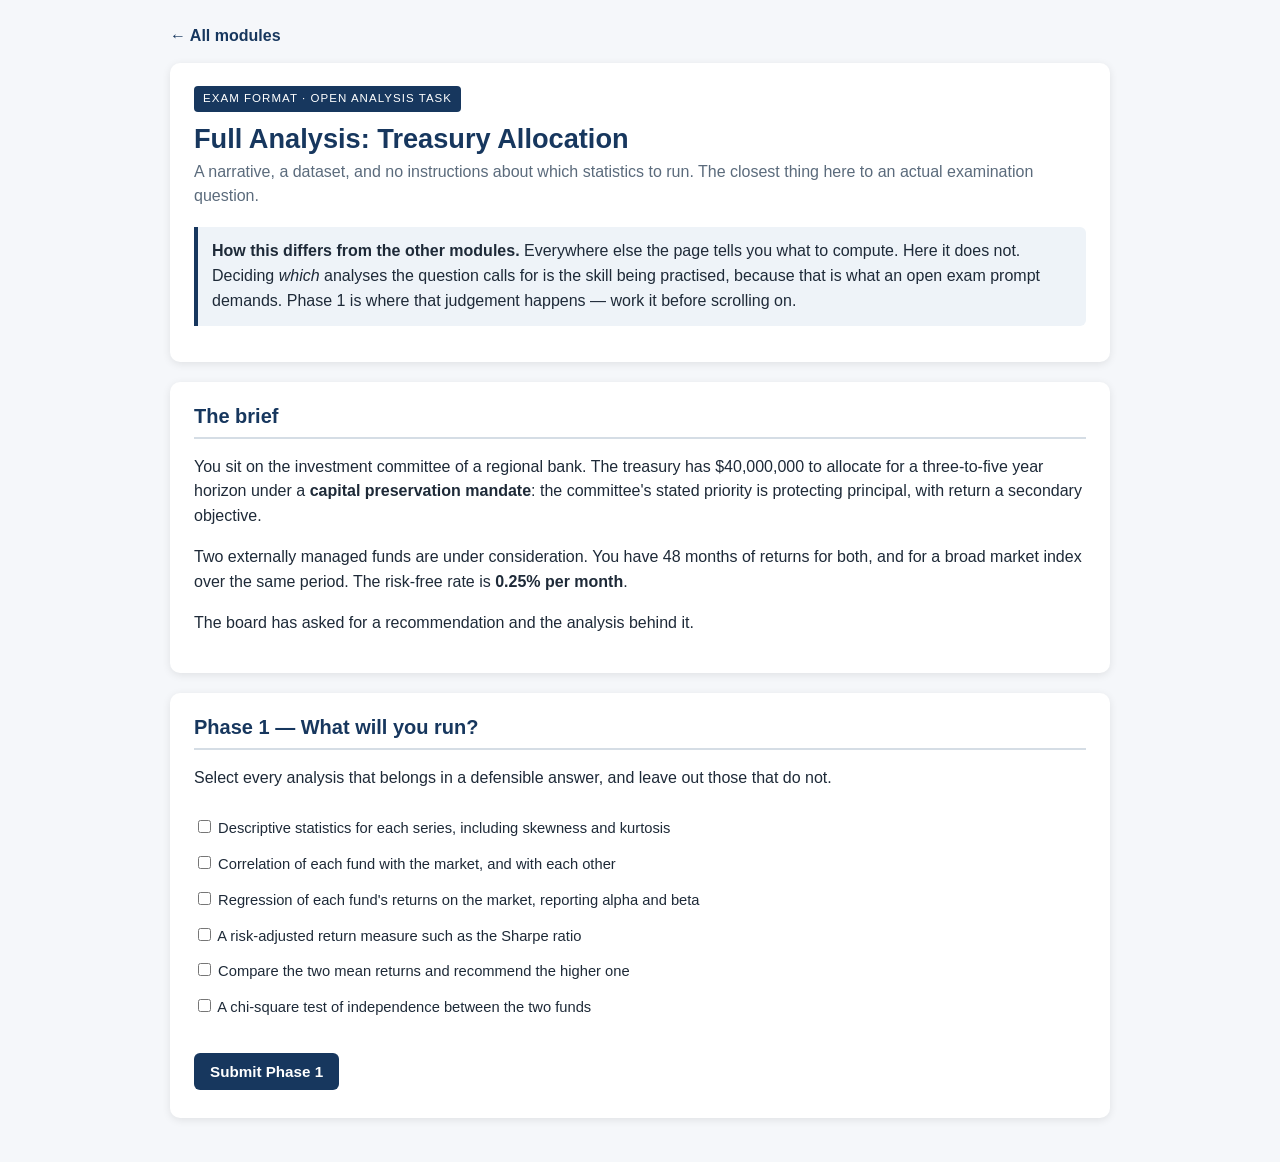
<file: DBA720_Exam_FullAnalysis.html>
<!DOCTYPE html>
<html lang="en">
<head>
<meta charset="UTF-8">
<meta name="viewport" content="width=device-width, initial-scale=1">
<title>DBA 720 Lab - Full Analysis: Treasury Allocation</title>
<link rel="stylesheet" href="lab.css">
</head>
<body>
<div class="wrap">
<a class="back" href="index.html">&larr; All modules</a>

<div class="card">
<span class="kicker">Exam format &middot; Open analysis task</span>
<h1>Full Analysis: Treasury Allocation</h1>
<p class="sub">A narrative, a dataset, and no instructions about which statistics to run. The closest thing
here to an actual examination question.</p>
<div class="note">
<strong>How this differs from the other modules.</strong> Everywhere else the page tells you what to compute.
Here it does not. Deciding <em>which</em> analyses the question calls for is the skill being practised, because
that is what an open exam prompt demands. Phase 1 is where that judgement happens &mdash; work it before
scrolling on.
</div>
</div>

<div class="card">
<h2>The brief</h2>
<p>You sit on the investment committee of a regional bank. The treasury has $40,000,000 to allocate
for a three-to-five year horizon under a <strong>capital preservation mandate</strong>: the committee's stated
priority is protecting principal, with return a secondary objective.</p>
<p>Two externally managed funds are under consideration. You have 48 months of returns for both, and for
a broad market index over the same period. The risk-free rate is <strong>0.25% per month</strong>.</p>
<p>The board has asked for a recommendation and the analysis behind it.</p>
</div>

<div class="card">
<h2>Phase 1 &mdash; What will you run?</h2>
<p>Select every analysis that belongs in a defensible answer, and leave out those that do not.</p>
<label class="inline"><input type="checkbox" id="a1"> Descriptive statistics for each series, including skewness and kurtosis</label><br>
<label class="inline"><input type="checkbox" id="a2"> Correlation of each fund with the market, and with each other</label><br>
<label class="inline"><input type="checkbox" id="a3"> Regression of each fund's returns on the market, reporting alpha and beta</label><br>
<label class="inline"><input type="checkbox" id="a4"> A risk-adjusted return measure such as the Sharpe ratio</label><br>
<label class="inline"><input type="checkbox" id="a5"> Compare the two mean returns and recommend the higher one</label><br>
<label class="inline"><input type="checkbox" id="a6"> A chi-square test of independence between the two funds</label><br>
<br>
<button onclick="gate()">Submit Phase 1</button>
<div id="gateOut"></div>
<div id="gateNote" class="model hidden">
The first four belong. The fifth is the trap this dataset is built around &mdash; comparing means alone ignores
the dispersion, the shape of the distribution, and the market exposure being bought, and on this data it
produces the wrong recommendation. The sixth is a test for association between categorical variables and has
no application to continuous return series.
</div>
</div>

<div id="unlocked" class="hidden">
<div class="card">
<h2>Data &mdash; 48 monthly returns (%)</h2>
<div id="tbl"></div>
<button class="ghost" onclick="expCSV()">Export CSV</button>
<div class="note">No step-by-step instructions this time. Everything you need is
<span class="mono">AVERAGE</span>, <span class="mono">VAR.S</span>, <span class="mono">STDEV.S</span>,
<span class="mono">SKEW</span>, <span class="mono">KURT</span>, <span class="mono">COVARIANCE.S</span>,
<span class="mono">CORREL</span>, <span class="mono">SLOPE</span>, <span class="mono">INTERCEPT</span> and
<span class="mono">RSQ</span>.</div>
</div>

<div class="card">
<h2>Phase 2 &mdash; Your results</h2>
<h4>Fund A</h4>
<div class="grid2">
<div><label>Mean (%)</label><input type="number" step="0.0001" id="mA"></div>
<div><label>Standard deviation</label><input type="number" step="0.0001" id="sA"></div>
<div><label>Skewness</label><input type="number" step="0.0001" id="skA"></div>
<div><label>Excess kurtosis</label><input type="number" step="0.0001" id="kuA"></div>
<div><label>Worst single month (%)</label><input type="number" step="0.01" id="minA"></div>
<div><label>Beta vs market</label><input type="number" step="0.0001" id="beA"></div>
<div><label>Alpha</label><input type="number" step="0.0001" id="alA"></div>
<div><label>Sharpe ratio</label><input type="number" step="0.0001" id="shA"></div>
</div>
<h4>Fund B</h4>
<div class="grid2">
<div><label>Mean (%)</label><input type="number" step="0.0001" id="mB"></div>
<div><label>Standard deviation</label><input type="number" step="0.0001" id="sB"></div>
<div><label>Skewness</label><input type="number" step="0.0001" id="skB"></div>
<div><label>Excess kurtosis</label><input type="number" step="0.0001" id="kuB"></div>
<div><label>Worst single month (%)</label><input type="number" step="0.01" id="minB"></div>
<div><label>Beta vs market</label><input type="number" step="0.0001" id="beB"></div>
<div><label>Alpha</label><input type="number" step="0.0001" id="alB"></div>
<div><label>Sharpe ratio</label><input type="number" step="0.0001" id="shB"></div>
</div>
<h4>Relationships</h4>
<div class="grid2">
<div><label>Correlation A &harr; Market</label><input type="number" step="0.0001" id="cAM"></div>
<div><label>Correlation B &harr; Market</label><input type="number" step="0.0001" id="cBM"></div>
<div><label>Correlation A &harr; B</label><input type="number" step="0.0001" id="cAB"></div>
</div>
<button onclick="gradeP2()">Grade Phase 2</button>
<button class="ghost" onclick="Lab.reveal('m2')">Show values</button>
<div id="p2Out"></div>
<div id="m2" class="model hidden">
<strong>Fund A</strong> &mdash; mean 1.821, SD 8.2162, skewness -2.9322, excess kurtosis 14.1199,
worst month -40.36%, beta 1.6261, alpha -0.32, Sharpe 0.1912.<br>
<strong>Fund B</strong> &mdash; mean 1.1581, SD 2.8263, skewness -0.209, excess kurtosis 0.2185,
worst month -6.17%, beta 0.6457, alpha 0.308, Sharpe 0.3213.<br>
Correlations &mdash; A with market 0.7223, B with market 0.8338, A with B 0.6156.
</div>
</div>

<div class="card">
<h2>Phase 3 &mdash; The recommendation</h2>
<label>Which fund do you recommend, given the mandate?</label>
<select id="rec"><option value="">Select</option>
<option value="A">Fund A</option><option value="B">Fund B</option>
<option value="split">Split the allocation between them</option></select>

<h3>Write your recommendation for the board</h3>
<p>Three or four paragraphs. State the recommendation, give the evidence, and be explicit about what the
analysis cannot tell them.</p>
<textarea id="essay" style="min-height:200px"></textarea>
<br>
<button onclick="gradeP3()">Check recommendation</button>
<button class="ghost" onclick="Lab.reveal('m3')">Model response</button>
<div id="p3Out"></div>
<div id="m3" class="model hidden">
<p><strong>Recommend Fund B.</strong> Fund A returns more on average &mdash; 1.821% per month against
1.1581% &mdash; and that is the only measure on which it wins. Everything else points the other way.</p>
<p>Fund A's standard deviation is 8.2162, roughly 2.9 times Fund B's 2.8263. Adjusting return
for that dispersion reverses the ranking: Sharpe ratios are 0.1912 for A against <strong>0.3213</strong>
for B. The regressions sharpen it further. Fund A carries a beta of 1.6261, so most of its return is
compensation for market exposure the committee could buy more cheaply through an index; its alpha is
<strong>-0.32</strong> &mdash; negative, meaning the manager has destroyed value relative to that exposure.
Fund B runs a beta of 0.6457 with a positive alpha of 0.308. On the evidence, A is a leveraged market
position and B is a genuinely lower-risk one.</p>
<p>The distributional evidence is decisive under a capital preservation mandate. Fund A's returns are
strongly left-skewed (-2.9322) with excess kurtosis of 14.1199 &mdash; far from normal, with losses
clustered in rare, severe months. Its worst single month was <strong>-40.36%</strong>, against
-6.17% for Fund B. This matters twice over: the mandate is to protect principal, and a
single-month drawdown of that size is precisely the outcome the mandate exists to prevent; and the Sharpe
ratio itself is <em>unreliable</em> for Fund A, because standard deviation treats upside and downside
symmetrically and cannot see a fat left tail. Fund A's already-inferior Sharpe therefore flatters it.</p>
<p>What the analysis cannot settle. 48 months is a short record, and with rare large losses driving
Fund A's statistics, a handful of observations carry most of the estimates &mdash; all of these figures have wide
standard errors and alpha in particular is unlikely to be statistically distinguishable from zero for either
fund. The relationships are associational and backward-looking: correlation with the market of 0.7223 and
0.8338 describes the period observed, and correlations move in stressed markets, usually toward one, so
the diversification implied by a correlation of 0.6156 between the funds may not be available when it is
needed. There is nothing here on fees, liquidity, redemption terms, manager tenure, or strategy drift, any of
which could change the conclusion. The recommendation is that B better fits the mandate on the evidence
available, not that B is the better fund in all states of the world.</p>
</div>
</div>

<div class="card">
<h2>Marking your own answer</h2>
<p>A strong response does these things. Check yours against the list.</p>
<label class="inline"><input type="checkbox" id="r1"> States a recommendation in the first sentence rather than building to it</label><br>
<label class="inline"><input type="checkbox" id="r2"> Uses risk-adjusted comparison, not raw means</label><br>
<label class="inline"><input type="checkbox" id="r3"> Separates market exposure (beta) from manager contribution (alpha)</label><br>
<label class="inline"><input type="checkbox" id="r4"> Cites the skewness and kurtosis, and says what they imply for the mandate</label><br>
<label class="inline"><input type="checkbox" id="r5"> Notes that the Sharpe ratio is itself unreliable under non-normality</label><br>
<label class="inline"><input type="checkbox" id="r6"> Ties the evidence explicitly back to the capital preservation mandate</label><br>
<label class="inline"><input type="checkbox" id="r7"> States the limits: short sample, wide standard errors, association not causation</label><br>
<label class="inline"><input type="checkbox" id="r8"> Names what is missing from the data entirely (fees, liquidity, terms)</label><br>
<div class="note">Items 4, 5 and 7 are where most answers fall short, and they are the ones that separate a
competent response from a doctoral one.</div>
</div>
</div>

</div>
<script src="lab.js"></script>
<script>

const D=[[8.42, 3.91, 3.98], [1.57, -1.45, -0.46], [-3.81, -1.03, -2.2], [-0.58, -0.65, -1.78], [7.58, 1.88, 5.75], [-1.04, -0.8, -1.04], [-2.74, 1.87, -0.41], [8.02, 6.36, 3.9], [8.13, 1.73, 3.35], [-0.17, -0.41, -0.69], [-0.39, 2.18, -0.26], [4.4, 4.64, 4.07], [11.87, 6.88, 7.17], [-6.4, 0.47, -2.55], [1.55, 0.75, 0.19], [6.96, 1.93, 5.56], [8.13, 0.06, 4.77], [-40.36, -6.17, -10.24], [10.43, 1.29, 4.28], [6.32, 4.39, 3.12], [7.75, 1.62, 3.19], [-9.19, 2.64, 6.28], [3.17, -0.92, -0.39], [0.65, 2.31, -2.03], [1.62, 4.25, 4.1], [7.44, 4.35, 5.01], [-4.12, -4.27, -4.08], [2.35, -0.58, 0.72], [11.49, 6.45, 8.34], [12.01, 2.8, 6.38], [8.4, 1.86, 2.2], [3.51, 0.66, -0.91], [9.1, 2.58, 5.05], [1.13, 1.16, -0.8], [1.31, -0.67, -1.54], [-6.31, -3.62, -3.24], [-0.67, -3.68, -2.51], [3.01, 1.14, 1.64], [4.08, 0.25, -1.17], [0.51, 2.5, 1.66], [0.52, -3.31, -1.99], [1.46, 0.58, 0.69], [-3.63, -1.98, -1.23], [3.16, 0.63, 0.14], [0.62, -0.48, -1.71], [-9.82, 2.62, 4.13], [9.02, 5.68, 7.33], [0.95, 3.19, 1.43]];
function gate(){
  const ok=Lab.report("gateOut",Lab.gradeItems([
    {id:"a1",label:"Descriptive statistics incl. skew/kurtosis",type:"checkbox",is:true},
    {id:"a2",label:"Correlations",type:"checkbox",is:true},
    {id:"a3",label:"Regression on the market",type:"checkbox",is:true},
    {id:"a4",label:"Risk-adjusted return",type:"checkbox",is:true},
    {id:"a5",label:"Means-only comparison excluded",type:"checkbox",is:false},
    {id:"a6",label:"Chi-square excluded",type:"checkbox",is:false}
  ]),85,function(){Lab.show("unlocked");draw();});
  Lab.reveal("gateNote");
}
function draw(){
  Lab.renderTable("tbl",["Month","Fund A","Fund B","Market Index"],
    D.map((r,i)=>[i+1].concat(r.map(v=>v.toFixed(2)))));
}
function expCSV(){Lab.exportCSV("treasury_allocation.csv",["Month","FundA","FundB","Market"],
  D.map((r,i)=>[i+1].concat(r)));}
function gradeP2(){
  Lab.report("p2Out",Lab.gradeItems([
    {id:"mA",label:"A mean",expected:1.821,tol:0.01},
    {id:"sA",label:"A SD",expected:8.2162,tol:0.01},
    {id:"skA",label:"A skewness",expected:-2.9322,tol:0.02},
    {id:"kuA",label:"A excess kurtosis",expected:14.1199,tol:0.05},
    {id:"minA",label:"A worst month",expected:-40.36,tol:0.01},
    {id:"beA",label:"A beta",expected:1.6261,tol:0.01},
    {id:"alA",label:"A alpha",expected:-0.32,tol:0.02},
    {id:"shA",label:"A Sharpe",expected:0.1912,tol:0.006},
    {id:"mB",label:"B mean",expected:1.1581,tol:0.01},
    {id:"sB",label:"B SD",expected:2.8263,tol:0.01},
    {id:"skB",label:"B skewness",expected:-0.209,tol:0.02},
    {id:"kuB",label:"B excess kurtosis",expected:0.2185,tol:0.05},
    {id:"minB",label:"B worst month",expected:-6.17,tol:0.01},
    {id:"beB",label:"B beta",expected:0.6457,tol:0.01},
    {id:"alB",label:"B alpha",expected:0.308,tol:0.02},
    {id:"shB",label:"B Sharpe",expected:0.3213,tol:0.006},
    {id:"cAM",label:"Corr A-Market",expected:0.7223,tol:0.006},
    {id:"cBM",label:"Corr B-Market",expected:0.8338,tol:0.006},
    {id:"cAB",label:"Corr A-B",expected:0.6156,tol:0.006}
  ]),80);
}
function gradeP3(){
  const words=(Lab.val("essay")||"").trim().split(/\s+/).filter(Boolean).length;
  const res=Lab.gradeItems([{id:"rec",label:"Recommendation",type:"select",is:"B"}]);
  Lab.report("p3Out",res,100);
  if(words<120){
    document.getElementById("p3Out").innerHTML+=
      '<div class="result poor"><strong>Your written answer is '+words+
      ' words.</strong> A board recommendation carrying this much evidence needs more than that. '+
      'Write it out before reading the model response &mdash; recognising the argument is much easier '+
      'than producing it.</div>';
  }
}

</script>
</body>
</html>
</file>
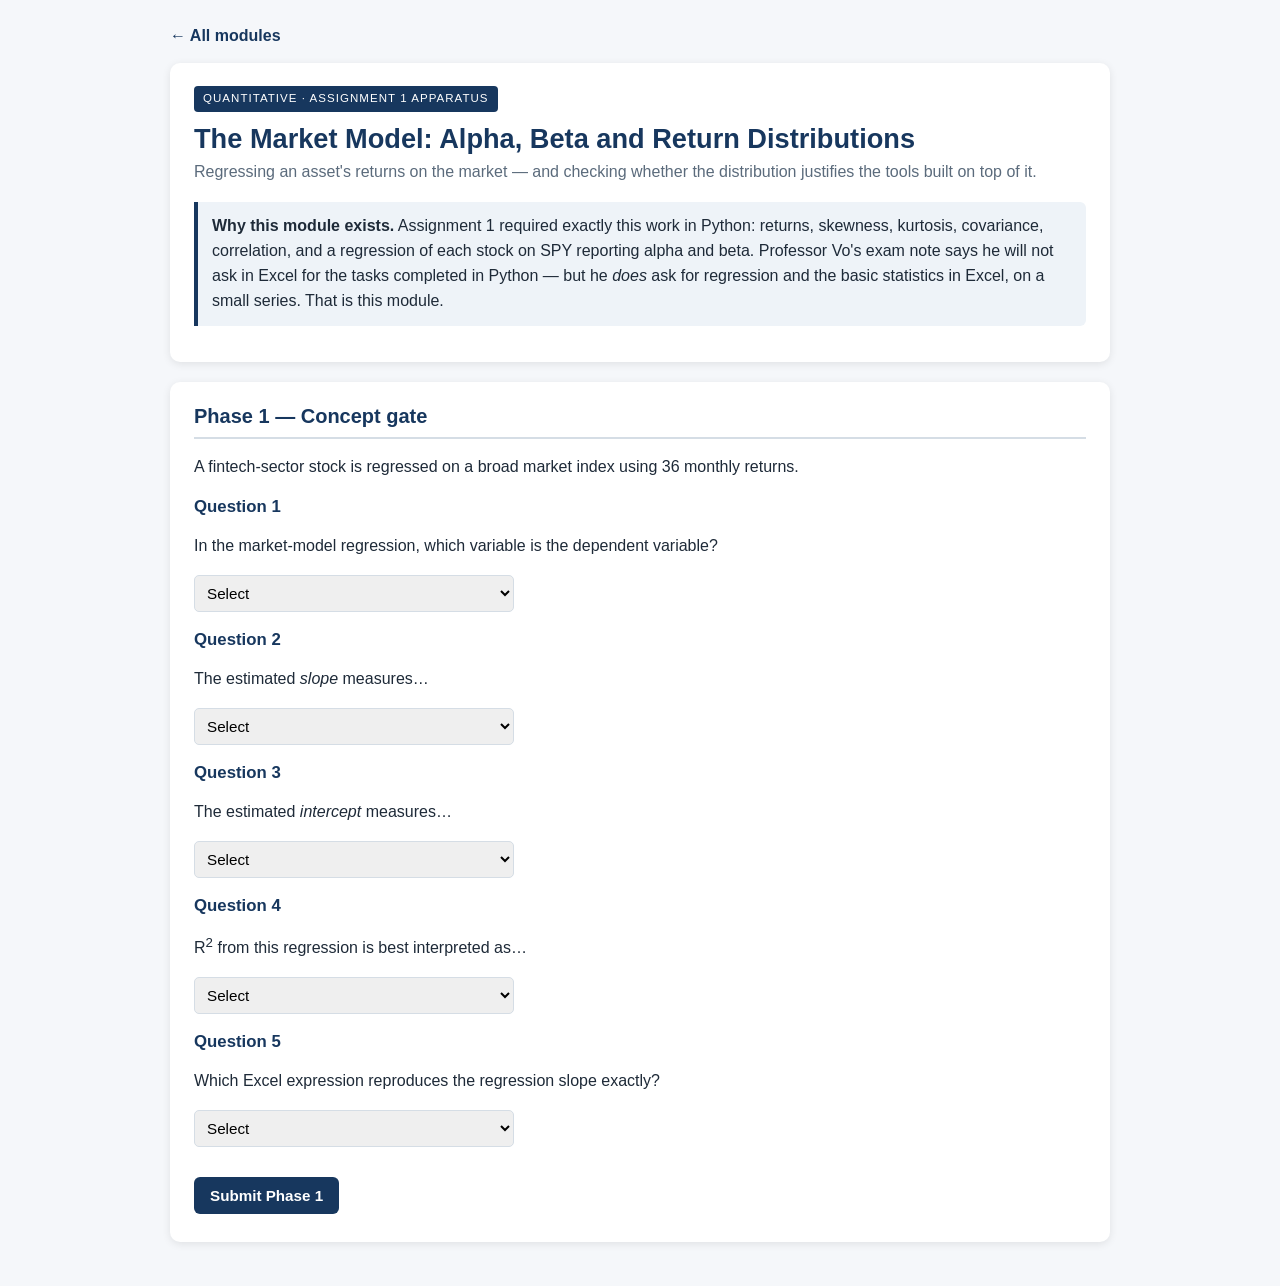
<file: DBA720_Quant1_MarketModel.html>
<!DOCTYPE html>
<html lang="en">
<head>
<meta charset="UTF-8">
<meta name="viewport" content="width=device-width, initial-scale=1">
<title>DBA 720 Lab - The Market Model</title>
<link rel="stylesheet" href="lab.css">
</head>
<body>
<div class="wrap">
<a class="back" href="index.html">&larr; All modules</a>

<div class="card">
<span class="kicker">Quantitative &middot; Assignment 1 apparatus</span>
<h1>The Market Model: Alpha, Beta and Return Distributions</h1>
<p class="sub">Regressing an asset's returns on the market &mdash; and checking whether the distribution
justifies the tools built on top of it.</p>
<div class="note">
<strong>Why this module exists.</strong> Assignment&nbsp;1 required exactly this work in Python: returns,
skewness, kurtosis, covariance, correlation, and a regression of each stock on SPY reporting alpha and
beta. Professor Vo's exam note says he will not ask in Excel for the tasks completed in Python &mdash; but he
<em>does</em> ask for regression and the basic statistics in Excel, on a small series. That is this module.
</div>
</div>

<div class="card">
<h2>Phase 1 &mdash; Concept gate</h2>
<p>A fintech-sector stock is regressed on a broad market index using 36 monthly returns.</p>

<h3>Question 1</h3>
<p>In the market-model regression, which variable is the dependent variable?</p>
<select id="q1"><option value="">Select</option>
<option value="stock">The stock's return</option>
<option value="market">The market index return</option>
<option value="rf">The risk-free rate</option></select>

<h3>Question 2</h3>
<p>The estimated <em>slope</em> measures&hellip;</p>
<select id="q2"><option value="">Select</option>
<option value="beta">beta &mdash; sensitivity to market-wide movements, i.e. systematic risk</option>
<option value="alpha">alpha &mdash; return unexplained by the market</option>
<option value="tot">the stock's total risk</option>
<option value="idio">the stock's idiosyncratic risk</option></select>

<h3>Question 3</h3>
<p>The estimated <em>intercept</em> measures&hellip;</p>
<select id="q3"><option value="">Select</option>
<option value="alpha">average return not explained by market exposure</option>
<option value="beta">the stock's sensitivity to the market</option>
<option value="err">the standard error of the regression</option></select>

<h3>Question 4</h3>
<p>R<sup>2</sup> from this regression is best interpreted as&hellip;</p>
<select id="q4"><option value="">Select</option>
<option value="sys">the share of the stock's return variance attributable to systematic (market) risk</option>
<option value="acc">the accuracy of next month's forecast</option>
<option value="sig">the statistical significance of beta</option></select>

<h3>Question 5</h3>
<p>Which Excel expression reproduces the regression slope exactly?</p>
<select id="q5"><option value="">Select</option>
<option value="cv">COVARIANCE.S(stock,market) / VAR.S(market)</option>
<option value="vc">VAR.S(market) / COVARIANCE.S(stock,market)</option>
<option value="cc">CORREL(stock,market) / VAR.S(market)</option>
<option value="ss">STDEV.S(stock) / STDEV.S(market)</option></select>

<br><br>
<button onclick="gate()">Submit Phase 1</button>
<div id="gateOut"></div>
</div>

<div id="unlocked" class="hidden">
<div class="card">
<h2>Data &mdash; 36 monthly returns (%)</h2>
<div id="tbl"></div>
<button class="ghost" onclick="expCSV()">Export CSV</button>
<p>The risk-free rate is 0.3% per month.</p>
</div>

<div class="card">
<h2>Excel work</h2>
<ol class="steps">
<li>For <em>each</em> series compute <span class="mono">AVERAGE</span>, <span class="mono">VAR.S</span>,
<span class="mono">STDEV.S</span>, <span class="mono">SKEW</span> and <span class="mono">KURT</span>.
Excel's <span class="mono">KURT</span> already returns <strong>excess</strong> kurtosis, so a normal
distribution scores 0, not 3.</li>
<li>Compute <span class="mono">COVARIANCE.S</span> and <span class="mono">CORREL</span> between the two series.</li>
<li>Run the regression three ways and confirm they agree:
<span class="mono">SLOPE</span>/<span class="mono">INTERCEPT</span>/<span class="mono">RSQ</span>;
the Data Analysis ToolPak regression; and
<span class="mono">COVARIANCE.S/VAR.S</span> for the slope.</li>
</ol>
<div class="warnbox"><strong>Excel trap.</strong> The Data Analysis ToolPak's <em>Covariance</em> tool returns
<strong>population</strong> covariance (dividing by n), while <span class="mono">COVARIANCE.S</span> and
<span class="mono">VAR.S</span> divide by n&minus;1. Mixing them changes the number. The ratio
Cov/Var is unaffected only if you are consistent &mdash; use the <span class="mono">.S</span> functions throughout.</div>

<h3>Enter your results</h3>
<h4>Stock</h4>
<div class="grid2">
<div><label>Mean (%)</label><input type="number" step="0.0001" id="ms"></div>
<div><label>Variance</label><input type="number" step="0.0001" id="vs"></div>
<div><label>Std deviation</label><input type="number" step="0.0001" id="ss"></div>
<div><label>Skewness</label><input type="number" step="0.0001" id="sks"></div>
<div><label>Excess kurtosis</label><input type="number" step="0.0001" id="kus"></div>
</div>
<h4>Market</h4>
<div class="grid2">
<div><label>Mean (%)</label><input type="number" step="0.0001" id="mm"></div>
<div><label>Variance</label><input type="number" step="0.0001" id="vm"></div>
<div><label>Std deviation</label><input type="number" step="0.0001" id="sm"></div>
<div><label>Skewness</label><input type="number" step="0.0001" id="skm"></div>
<div><label>Excess kurtosis</label><input type="number" step="0.0001" id="kum"></div>
</div>
<h4>Joint and regression</h4>
<div class="grid2">
<div><label>Covariance(stock, market)</label><input type="number" step="0.0001" id="cov"></div>
<div><label>Correlation</label><input type="number" step="0.0001" id="cor"></div>
<div><label>Alpha (intercept)</label><input type="number" step="0.0001" id="al"></div>
<div><label>Beta (slope)</label><input type="number" step="0.0001" id="be"></div>
<div><label>Beta recomputed as Cov/Var</label><input type="number" step="0.0001" id="bechk"></div>
<div><label>R<sup>2</sup></label><input type="number" step="0.0001" id="r2"></div>
</div>
<button onclick="gradeAll()">Grade</button>
<button class="ghost" onclick="Lab.reveal('mdl')">Show values</button>
<div id="out"></div>
<div id="mdl" class="model hidden">
Stock: mean 1.9108, variance 39.4501, SD 6.2809, skewness 0.6746,
excess kurtosis <strong>2.2848</strong>.<br>
Market: mean 1.0022, variance 11.3138, SD 3.3636, skewness -0.678,
excess kurtosis 0.6296.<br>
Covariance 16.064, correlation 0.7604, alpha 0.4878, beta 1.4199,
Cov/Var 1.4199 (identical &mdash; they are the same estimator), R<sup>2</sup> 0.5782.
</div>
</div>

<div class="card">
<h2>Interpretation</h2>

<h3>1. What the kurtosis figure does to everything else</h3>
<p>The stock's excess kurtosis is 2.2848. Explain what that means and what it implies for the risk
measures built on this data.</p>
<textarea id="i1"></textarea>
<button class="ghost" onclick="Lab.reveal('i1m')">Model response</button>
<div id="i1m" class="model hidden">Excess kurtosis of 2.2848 means the distribution has fatter tails
than the normal &mdash; extreme monthly returns occur materially more often than a normal distribution with
the same standard deviation would predict. The consequences run through everything downstream. Standard
deviation and variance still <em>exist</em>, but they understate the probability of large adverse moves, so
any risk measure calibrated on them &mdash; Value at Risk most obviously &mdash; is too optimistic in the
tail. Confidence intervals and t-statistics that assume normality are mis-sized. Sharpe ratios compare
assets on mean and standard deviation alone, so they are blind to exactly the tail risk that distinguishes
this asset. And option-pricing models resting on lognormal returns will misprice out-of-the-money options.
This is why Assignment 1 asked for the QQ plot and the density plot before any theory was taught: the
distributional problem is established first, and then the course spends the term applying tools that assume
it away. Cryptocurrency returns are considerably worse on this dimension than the equities here.</div>

<h3>2. Alpha, honestly</h3>
<p>The estimated alpha is 0.4878% per month. What would it take before you would describe that as
evidence of manager skill?</p>
<textarea id="i2"></textarea>
<button class="ghost" onclick="Lab.reveal('i2m')">Model response</button>
<div id="i2m" class="model hidden">Very little, on this evidence. First, statistical significance: with
36 observations and residual variance this size, the standard error on the intercept is large, and the point
estimate is almost certainly indistinguishable from zero. Second, model specification: alpha is a residual,
so it captures whatever the single market factor omits. Add size, value, or momentum factors and apparent
alpha routinely shrinks. Third, net of costs: gross alpha before fees, trading costs and taxes is not a
return anyone receives. Fourth, survivorship: if this asset entered the sample because it survived and
performed, the estimate is biased upward before it is computed. Bianchi and Babiak (2022) confront all four
of these in the crypto-fund setting, and their finding of positive abnormal returns net of expenses is
interesting precisely because those corrections are hard to make there &mdash; the sample is short, the
factor model for digital assets is unsettled, and fund attrition is high.</div>

<h3>3. The connection worth naming</h3>
<p>Where else in this course have you computed Cov/Var, under a different name?</p>
<textarea id="i3"></textarea>
<button class="ghost" onclick="Lab.reveal('i3m')">Model response</button>
<div id="i3m" class="model hidden">Three places, and they are the same estimator. Beta here. The
minimum-variance hedge ratio in the derivatives module, h = Cov(&Delta;S,&Delta;F)/Var(&Delta;F). And the
market-model slope used to generate expected returns in an event study, which is where beta goes to work as
a research tool rather than a risk measure. Each is a regression coefficient: the covariance of two series
scaled by the variance of the explanatory one. Naming that connection in an essay costs a sentence and
demonstrates that the quantitative material is understood as one structure rather than four procedures.</div>
</div>
</div>

</div>
<script src="lab.js"></script>
<script>

const RM=[2.4, -1.55, 2.63, 4.33, 2.02, 0.75, 2.01, 6.17, -4.85, 7.29, -1.11, -0.19, -1.1, -1.96, -0.08, 2.6, 2.35, 2.3, 0.2, 4.09, -3.29, 2.51, 1.86, 3.81, 5.31, -7.78, 0.32, -0.08, -2.58, -6.75, 4.38, 4.96, 3.17, 1.45, -0.76, 1.25],RS=[1.22, 0.78, 5.23, 9.42, 2.49, 1.56, -1.29, 9.13, -4.8, 9.65, 4.02, -0.83, -1.73, -5.3, 0.5, 3.66, 0.71, 6.76, 3.68, 14.59, -3.83, 21.64, -0.51, 1.94, 4.69, -12.21, -1.31, -2.31, -4.49, -9.79, 2.25, 7.04, 1.34, 2.0, -0.02, 2.91];
function gate(){
  Lab.report("gateOut",Lab.gradeItems([
    {id:"q1",label:"Q1 dependent variable",type:"select",is:"stock"},
    {id:"q2",label:"Q2 slope",type:"select",is:"beta"},
    {id:"q3",label:"Q3 intercept",type:"select",is:"alpha"},
    {id:"q4",label:"Q4 R-squared",type:"select",is:"sys"},
    {id:"q5",label:"Q5 slope in Excel",type:"select",is:"cv"}
  ]),80,function(){Lab.show("unlocked");draw();});
}
function draw(){
  Lab.renderTable("tbl",["Month","Stock return (%)","Market return (%)"],
    RS.map((v,i)=>[i+1,v.toFixed(2),RM[i].toFixed(2)]));
}
function expCSV(){Lab.exportCSV("market_model_returns.csv",["Month","Stock","Market"],
  RS.map((v,i)=>[i+1,v,RM[i]]));}
function gradeAll(){
  Lab.report("out",Lab.gradeItems([
    {id:"ms",label:"Stock mean",expected:1.9108,tol:0.01},
    {id:"vs",label:"Stock variance",expected:39.4501,tol:0.05},
    {id:"ss",label:"Stock SD",expected:6.2809,tol:0.01},
    {id:"sks",label:"Stock skewness",expected:0.6746,tol:0.01},
    {id:"kus",label:"Stock excess kurtosis",expected:2.2848,tol:0.02},
    {id:"mm",label:"Market mean",expected:1.0022,tol:0.01},
    {id:"vm",label:"Market variance",expected:11.3138,tol:0.05},
    {id:"sm",label:"Market SD",expected:3.3636,tol:0.01},
    {id:"skm",label:"Market skewness",expected:-0.678,tol:0.01},
    {id:"kum",label:"Market excess kurtosis",expected:0.6296,tol:0.02},
    {id:"cov",label:"Covariance",expected:16.064,tol:0.05},
    {id:"cor",label:"Correlation",expected:0.7604,tol:0.005},
    {id:"al",label:"Alpha",expected:0.4878,tol:0.01},
    {id:"be",label:"Beta",expected:1.4199,tol:0.005},
    {id:"bechk",label:"Beta via Cov/Var",expected:1.4199,tol:0.005},
    {id:"r2",label:"R-squared",expected:0.5782,tol:0.005}
  ]),80);
}

</script>
</body>
</html>
</file>
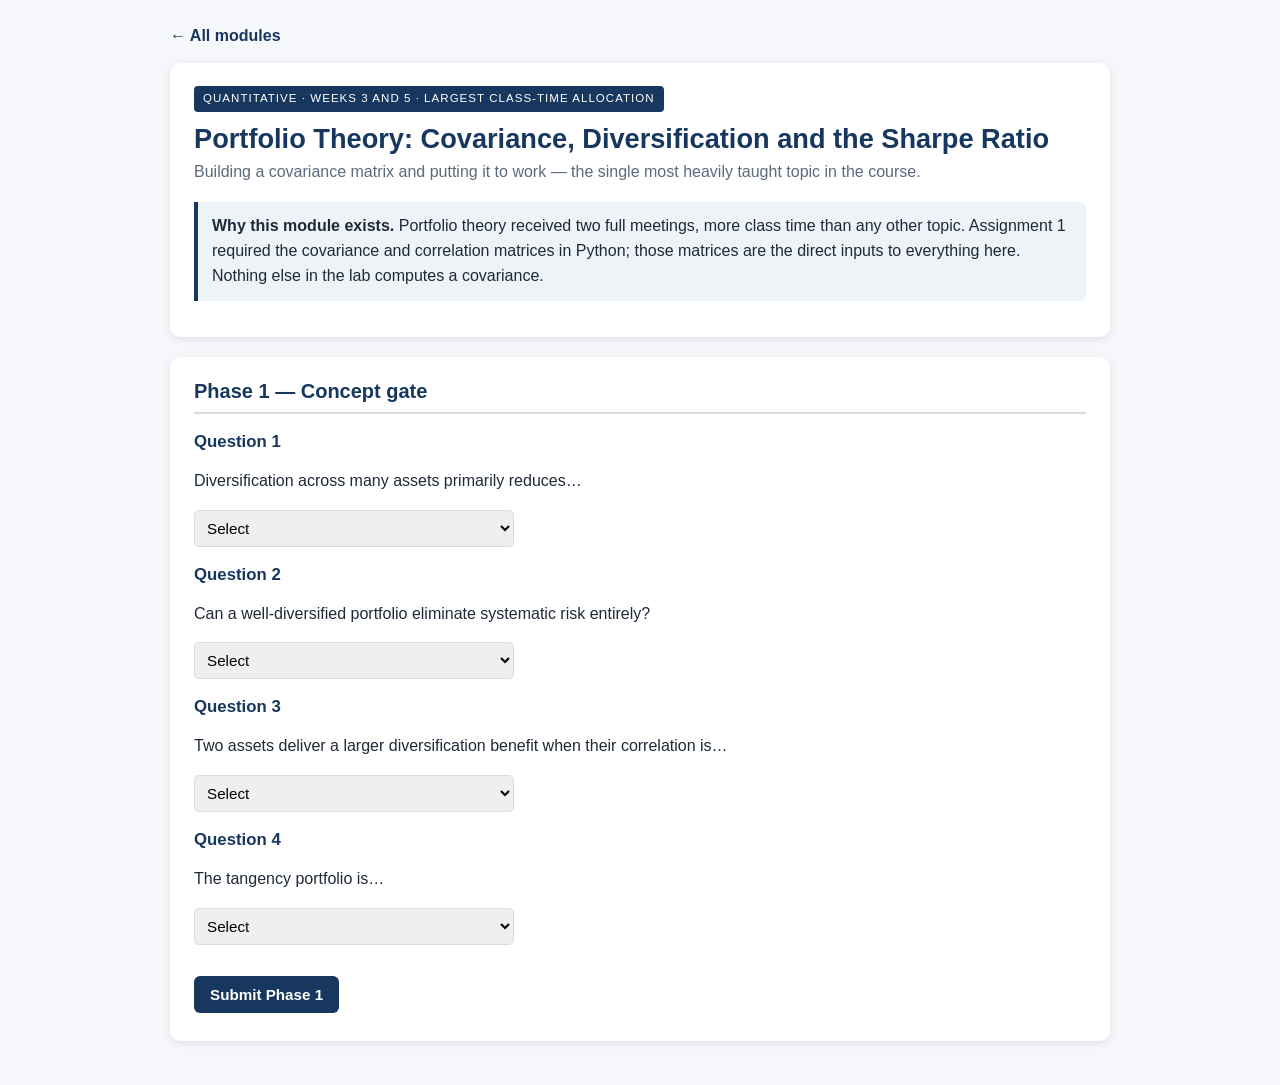
<file: DBA720_Quant2_Portfolio.html>
<!DOCTYPE html>
<html lang="en">
<head>
<meta charset="UTF-8">
<meta name="viewport" content="width=device-width, initial-scale=1">
<title>DBA 720 Lab - Portfolio Theory</title>
<link rel="stylesheet" href="lab.css">
</head>
<body>
<div class="wrap">
<a class="back" href="index.html">&larr; All modules</a>

<div class="card">
<span class="kicker">Quantitative &middot; Weeks 3 and 5 &middot; Largest class-time allocation</span>
<h1>Portfolio Theory: Covariance, Diversification and the Sharpe Ratio</h1>
<p class="sub">Building a covariance matrix and putting it to work &mdash; the single most heavily taught
topic in the course.</p>
<div class="note">
<strong>Why this module exists.</strong> Portfolio theory received two full meetings, more class time than
any other topic. Assignment&nbsp;1 required the covariance and correlation matrices in Python; those matrices
are the direct inputs to everything here. Nothing else in the lab computes a covariance.
</div>
</div>

<div class="card">
<h2>Phase 1 &mdash; Concept gate</h2>

<h3>Question 1</h3>
<p>Diversification across many assets primarily reduces&hellip;</p>
<select id="q1"><option value="">Select</option>
<option value="idio">idiosyncratic (firm-specific) risk</option>
<option value="sys">systematic (market) risk</option>
<option value="both">both, in equal proportion</option></select>

<h3>Question 2</h3>
<p>Can a well-diversified portfolio eliminate systematic risk entirely?</p>
<select id="q2"><option value="">Select</option>
<option value="no">No &mdash; it is the risk that cannot be diversified away, and it is what earns a risk premium</option>
<option value="yes">Yes, given enough assets</option>
<option value="maybe">Yes, provided all correlations are below 0.5</option></select>

<h3>Question 3</h3>
<p>Two assets deliver a larger diversification benefit when their correlation is&hellip;</p>
<select id="q3"><option value="">Select</option>
<option value="low">lower, and best of all negative</option>
<option value="high">higher, approaching +1</option>
<option value="none">irrelevant &mdash; only the variances matter</option></select>

<h3>Question 4</h3>
<p>The tangency portfolio is&hellip;</p>
<select id="q4"><option value="">Select</option>
<option value="sharpe">the portfolio of risky assets with the highest Sharpe ratio</option>
<option value="minvar">the portfolio with the lowest possible variance</option>
<option value="eq">the equally weighted portfolio</option></select>

<br><br>
<button onclick="gate()">Submit Phase 1</button>
<div id="gateOut"></div>
</div>

<div id="unlocked" class="hidden">
<div class="card">
<h2>Data &mdash; 36 monthly returns (%), four assets</h2>
<div id="tbl"></div>
<button class="ghost" onclick="expCSV()">Export CSV</button>
<p>Risk-free rate: <strong>0.3% per month</strong>.</p>
</div>

<div class="card">
<h2>Excel work</h2>
<ol class="steps">
<li>Compute each asset's mean and standard deviation.</li>
<li>Build the 4&times;4 <strong>covariance matrix</strong> with <span class="mono">COVARIANCE.S</span>.
Build the correlation matrix alongside it.</li>
<li>For the equally weighted portfolio (25% each), compute the expected return as
<span class="mono">SUMPRODUCT(weights, means)</span> and the variance as the array formula
<span class="mono">=MMULT(MMULT(TRANSPOSE(w),COV),w)</span>.</li>
<li>Compare the portfolio's standard deviation with the <em>average</em> of the four individual standard
deviations. The gap is the diversification benefit, and it is the whole point.</li>
<li>Sharpe ratio = <span class="mono">(portfolio mean &minus; rf) / portfolio SD</span>.</li>
<li>For the two-asset problem below, the minimum-variance weight is
<span class="mono">w* = (&sigma;&sup2;<sub>B</sub> &minus; &sigma;<sub>AB</sub>) / (&sigma;&sup2;<sub>A</sub> + &sigma;&sup2;<sub>B</sub> &minus; 2&sigma;<sub>AB</sub>)</span>.</li>
</ol>
<div class="warnbox"><strong>Excel trap.</strong> The Data Analysis ToolPak's <em>Covariance</em> tool returns
<strong>population</strong> covariance and fills only the lower triangle. Use
<span class="mono">COVARIANCE.S</span> formulas so the matrix is a sample covariance matrix consistent with
<span class="mono">VAR.S</span>, and mirror it into the upper triangle yourself.</div>
</div>

<div class="card">
<h2>Part A &mdash; Descriptive statistics</h2>
<div class="scroll"><table><thead><tr><th class="lbl">Asset</th><th>Mean (%)</th><th>Std deviation</th></tr></thead>
<tbody id="statBody"><tr><td colspan="3">Compute these in Excel, then reveal to check.</td></tr></tbody></table></div>
<button class="ghost" onclick="showStats()">Reveal descriptive statistics</button>
</div>

<div class="card">
<h2>Part B &mdash; Covariance matrix and the equally weighted portfolio</h2>
<div class="grid2">
<div><label>Cov(FinTech Equity, Crypto Fund)</label><input type="number" step="0.0001" id="c02"></div>
<div><label>Cov(Bank Index, Bond Fund)</label><input type="number" step="0.0001" id="c13"></div>
<div><label>Correlation(FinTech Equity, Bond Fund)</label><input type="number" step="0.0001" id="r03"></div>
<div><label>Portfolio expected return (%)</label><input type="number" step="0.0001" id="pmean"></div>
<div><label>Portfolio variance</label><input type="number" step="0.0001" id="pvar"></div>
<div><label>Portfolio standard deviation</label><input type="number" step="0.0001" id="psd"></div>
<div><label>Average of the four individual SDs</label><input type="number" step="0.0001" id="avgsd"></div>
<div><label>Portfolio Sharpe ratio</label><input type="number" step="0.0001" id="sharpe"></div>
</div>
<button onclick="gradeB()">Grade Part B</button>
<button class="ghost" onclick="Lab.reveal('bm')">Show values</button>
<div id="bOut"></div>
<div id="bm" class="model hidden">
Cov(FinTech Equity,Crypto Fund) = 19.9039; Cov(Bank Index,Bond Fund) = -0.9265;
Corr(FinTech Equity,Bond Fund) = -0.4573.<br>
Equally weighted portfolio: mean 0.7505%, variance 10.4788, SD <strong>3.2371</strong>,
Sharpe 0.1392.<br>
The average individual standard deviation is 4.3751, against a portfolio standard deviation of
3.2371. Roughly 26% of the average standalone volatility disappeared without
giving up any expected return &mdash; the portfolio's mean is simply the average of the four means. That
asymmetry between return (which averages) and risk (which does not) is the entire argument for
diversification.
</div>
</div>

<div class="card">
<h2>Part C &mdash; The minimum-variance two-asset portfolio</h2>
<p>Consider only <strong>Bank Index</strong> and <strong>Bond Fund</strong>. Find the weight in
Bank Index that minimises portfolio variance.</p>
<div class="grid2">
<div><label>Weight in Bank Index</label><input type="number" step="0.0001" id="wmv"></div>
<div><label>Resulting portfolio variance</label><input type="number" step="0.0001" id="mvvar"></div>
<div><label>Resulting standard deviation</label><input type="number" step="0.0001" id="mvsd"></div>
</div>
<button onclick="gradeC()">Grade Part C</button>
<button class="ghost" onclick="Lab.reveal('cm')">Show values</button>
<div id="cOut"></div>
<div id="cm" class="model hidden">
w*(Bank Index) = <strong>0.232</strong>, so 0.7680 in Bond Fund.
Portfolio variance 1.8186, standard deviation <strong>1.3486</strong> &mdash; below the standard
deviation of <em>either</em> asset alone (3.3024 and 1.6272). That is only possible because
their covariance is -0.9265: they move in opposite directions often enough that combining
them cancels variation. This is the mechanical heart of Markowitz, and it is why the covariance matrix &mdash;
not the list of individual variances &mdash; is the object that matters.
</div>
</div>

<div class="card">
<h2>Interpretation</h2>

<h3>1. Digital assets in a mean-variance frame</h3>
<p>The Crypto Fund has by far the highest standard deviation here. Does mean-variance optimisation handle it
correctly?</p>
<textarea id="i1"></textarea>
<button class="ghost" onclick="Lab.reveal('i1m')">Model response</button>
<div id="i1m" class="model hidden">Mechanically, yes &mdash; the optimiser will take the high variance and
whatever covariances it has and produce a weight. Conceptually the answer is more guarded. Mean-variance
optimisation assumes investors care only about the first two moments, which is defensible if returns are
normal and indefensible if they are not. Cryptocurrency returns are strongly non-normal: fat-tailed, skewed
and volatility-clustered, so standard deviation is an incomplete description of the risk being taken. Two
further problems bite. The optimiser is notoriously sensitive to estimation error in expected returns, and
crypto series are short, which makes those estimates unreliable precisely where the optimiser is most
sensitive. And the covariances are not stable: Nakagawa and Sakemoto (2022) show the Bitcoin&ndash;Ether
correlation is regime-dependent, falling in periods of high uncertainty, which means a matrix estimated in
calm conditions describes a different world from the one in which the portfolio will be tested. The output
is a number; whether it is an allocation is a separate judgement.</div>

<h3>2. Why the covariance and not the correlation</h3>
<p>Correlation is easier to read. Why does portfolio mathematics run on the covariance matrix instead?</p>
<textarea id="i2"></textarea>
<button class="ghost" onclick="Lab.reveal('i2m')">Model response</button>
<div id="i2m" class="model hidden">Because portfolio variance is a weighted sum of covariances, not of
correlations. Correlation is covariance normalised by both standard deviations, so it discards scale &mdash;
it tells you the direction and tightness of co-movement but not the magnitude of the variation being shared.
Two pairs can both correlate at 0.6 and contribute entirely different amounts to portfolio variance if their
volatilities differ. Correlation is the right diagnostic for reading structure off a heatmap, which is what
Assignment 1 asked for; covariance is the right input for computing anything. The same distinction explains
why the minimum-variance hedge ratio uses Cov/Var rather than correlation alone.</div>
</div>
</div>

</div>
<script src="lab.js"></script>
<script>

const NAMES=["FinTech Equity", "Bank Index", "Crypto Fund", "Bond Fund"],DATA=[[1.51, -3.56, 5.12, 0.4], [3.2, -2.33, 4.21, 3.43], [8.51, 2.09, 6.36, -2.1], [-9.67, 2.35, -5.98, 3.83], [-2.41, 4.34, 5.99, 1.88], [1.52, 3.34, 0.5, -0.27], [6.51, 2.4, 2.4, -0.97], [0.91, -0.21, 4.24, 2.24], [7.51, 4.96, 17.82, -0.35], [-6.85, -4.48, -14.59, 0.09], [4.81, 5.31, 14.43, 1.69], [4.03, 5.4, 11.9, -0.49], [1.08, -0.78, -8.82, 1.2], [6.16, 3.92, 6.9, -0.28], [0.7, 0.99, 4.51, -0.65], [-6.07, -2.64, -10.27, 1.79], [1.58, 3.45, 1.71, -0.88], [-1.48, -4.79, -9.89, 1.47], [-3.64, -2.39, 10.53, 2.08], [-1.77, -2.61, 12.54, 2.41], [-3.21, 1.18, 8.88, 2.44], [1.2, 1.74, 0.24, 2.53], [-0.63, 1.76, 3.81, 1.33], [-8.46, -3.14, -4.25, 0.47], [0.21, 1.59, -4.68, 1.94], [-5.97, -0.69, -6.95, -1.37], [-4.49, -4.08, -1.82, 0.07], [-1.84, -3.98, -2.74, 0.93], [6.76, 4.81, -4.52, -3.19], [1.2, 2.07, -2.74, 2.04], [0.83, -0.77, -0.02, -0.95], [2.17, -1.6, -4.13, -1.64], [-3.47, -4.18, -4.5, -0.37], [7.24, -2.42, 10.47, -1.15], [11.65, 5.75, 6.97, -0.6], [2.53, 3.48, -2.62, -0.08]],
      MEANS=[0.6072, 0.4522, 1.4169, 0.5256],SDS=[4.9534, 3.3024, 7.6175, 1.6272];
function gate(){
  Lab.report("gateOut",Lab.gradeItems([
    {id:"q1",label:"Q1 diversification",type:"select",is:"idio"},
    {id:"q2",label:"Q2 systematic risk",type:"select",is:"no"},
    {id:"q3",label:"Q3 correlation",type:"select",is:"low"},
    {id:"q4",label:"Q4 tangency portfolio",type:"select",is:"sharpe"}
  ]),100,function(){Lab.show("unlocked");draw();});
}
function draw(){
  Lab.renderTable("tbl",["Month"].concat(NAMES),
    DATA.map((r,i)=>[i+1].concat(r.map(v=>v.toFixed(2)))));
}
function showStats(){
  document.getElementById("statBody").innerHTML=
    NAMES.map((nm,i)=>'<tr><td class="lbl">'+nm+'</td><td>'+MEANS[i].toFixed(4)+
    '</td><td>'+SDS[i].toFixed(4)+'</td></tr>').join("");
}
function expCSV(){Lab.exportCSV("portfolio_returns.csv",["Month"].concat(NAMES),
  DATA.map((r,i)=>[i+1].concat(r)));}
function gradeB(){
  Lab.report("bOut",Lab.gradeItems([
    {id:"c02",label:"Cov(1,3)",expected:19.9039,tol:0.06},
    {id:"c13",label:"Cov(2,4)",expected:-0.9265,tol:0.06},
    {id:"r03",label:"Corr(1,4)",expected:-0.4573,tol:0.006},
    {id:"pmean",label:"Portfolio mean",expected:0.7505,tol:0.01},
    {id:"pvar",label:"Portfolio variance",expected:10.4788,tol:0.06},
    {id:"psd",label:"Portfolio SD",expected:3.2371,tol:0.01},
    {id:"avgsd",label:"Average individual SD",expected:4.3751,tol:0.01},
    {id:"sharpe",label:"Sharpe ratio",expected:0.1392,tol:0.006}
  ]),80);
}
function gradeC(){
  Lab.report("cOut",Lab.gradeItems([
    {id:"wmv",label:"Min-variance weight",expected:0.232,tol:0.006},
    {id:"mvvar",label:"Variance",expected:1.8186,tol:0.03},
    {id:"mvsd",label:"Standard deviation",expected:1.3486,tol:0.01}
  ]),80);
}

</script>
</body>
</html>
</file>
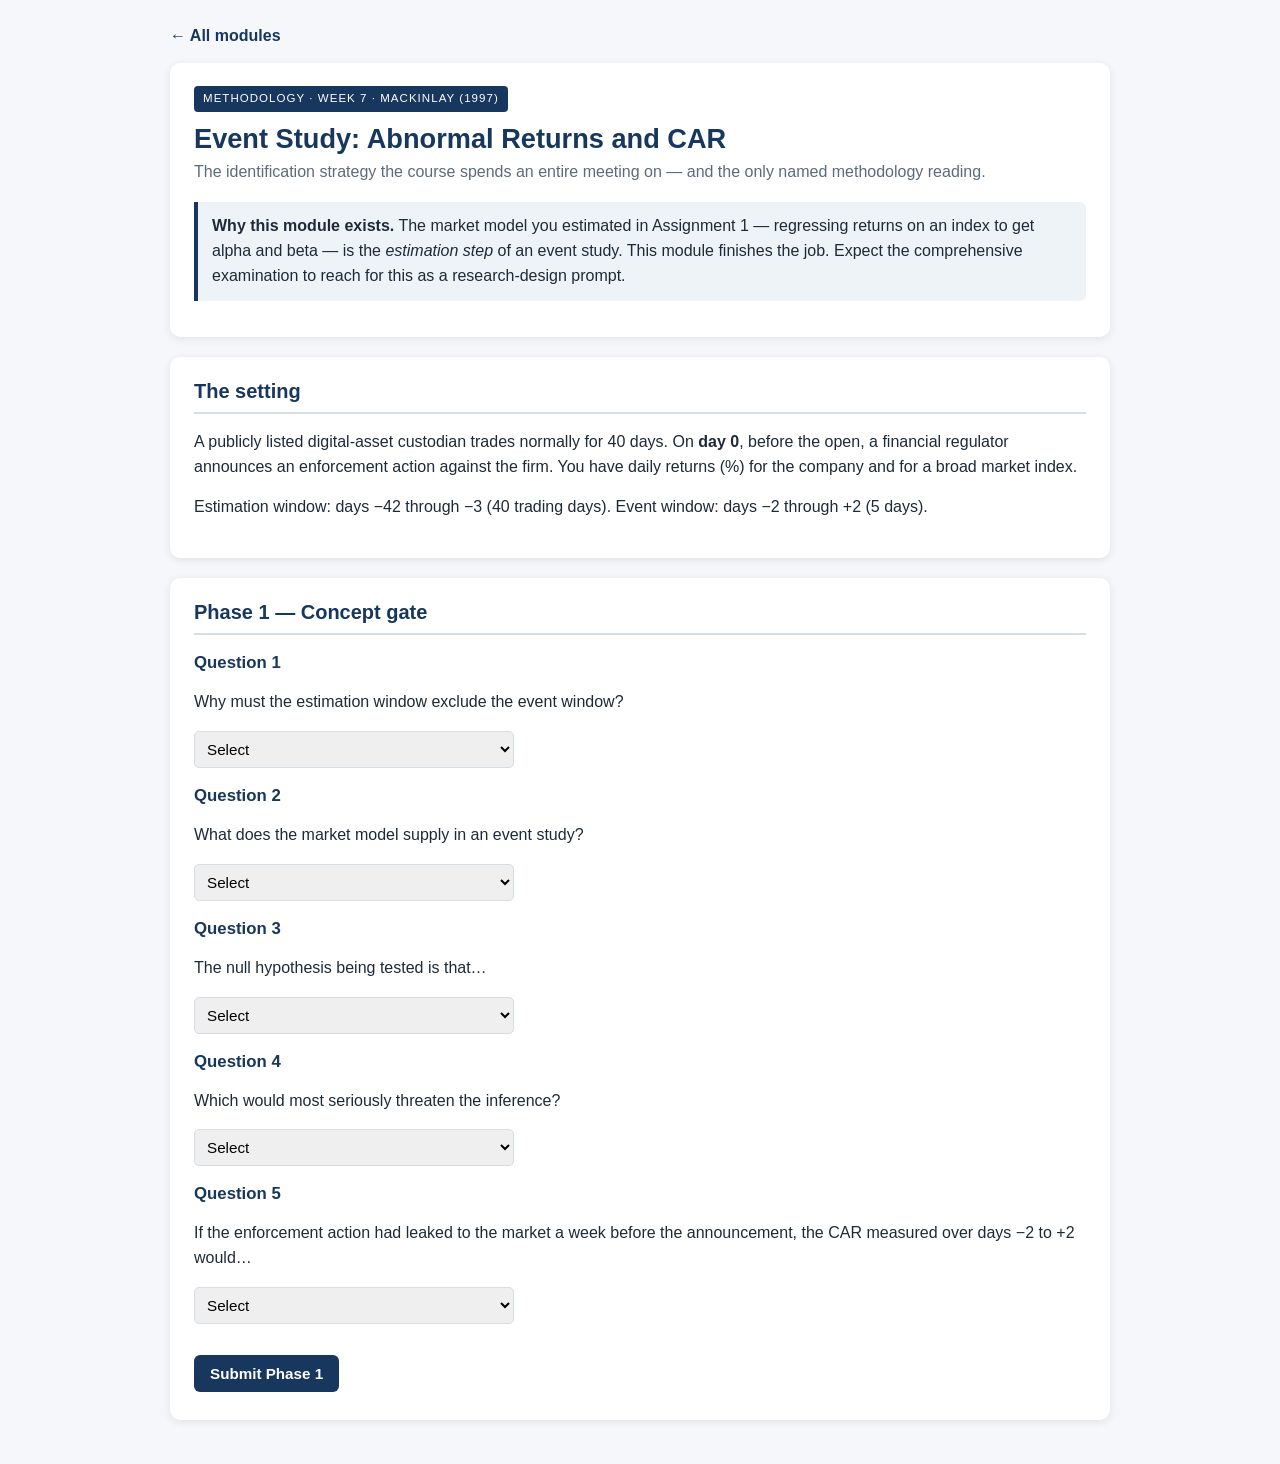
<file: DBA720_Quant3_EventStudy.html>
<!DOCTYPE html>
<html lang="en">
<head>
<meta charset="UTF-8">
<meta name="viewport" content="width=device-width, initial-scale=1">
<title>DBA 720 Lab - Event Study</title>
<link rel="stylesheet" href="lab.css">
</head>
<body>
<div class="wrap">
<a class="back" href="index.html">&larr; All modules</a>

<div class="card">
<span class="kicker">Methodology &middot; Week 7 &middot; MacKinlay (1997)</span>
<h1>Event Study: Abnormal Returns and CAR</h1>
<p class="sub">The identification strategy the course spends an entire meeting on &mdash; and the only named
methodology reading.</p>
<div class="note">
<strong>Why this module exists.</strong> The market model you estimated in Assignment&nbsp;1 &mdash; regressing
returns on an index to get alpha and beta &mdash; is the <em>estimation step</em> of an event study. This module
finishes the job. Expect the comprehensive examination to reach for this as a research-design prompt.
</div>
</div>

<div class="card">
<h2>The setting</h2>
<p>A publicly listed digital-asset custodian trades normally for 40 days. On <strong>day 0</strong>,
before the open, a financial regulator announces an enforcement action against the firm. You have daily
returns (%) for the company and for a broad market index.</p>
<p>Estimation window: days &minus;42 through &minus;3 (40 trading days).
Event window: days &minus;2 through +2 (5 days).</p>
</div>

<div class="card">
<h2>Phase 1 &mdash; Concept gate</h2>

<h3>Question 1</h3>
<p>Why must the estimation window exclude the event window?</p>
<select id="q1"><option value="">Select</option>
<option value="contam">So the event does not contaminate the benchmark for normal returns</option>
<option value="size">To keep the sample small enough to compute by hand</option>
<option value="norm">Because returns are only normally distributed outside event windows</option></select>

<h3>Question 2</h3>
<p>What does the market model supply in an event study?</p>
<select id="q2"><option value="">Select</option>
<option value="exp">The return that would have been expected had the event not occurred</option>
<option value="abn">The abnormal return directly</option>
<option value="risk">The firm's total risk over the event window</option></select>

<h3>Question 3</h3>
<p>The null hypothesis being tested is that&hellip;</p>
<select id="q3"><option value="">Select</option>
<option value="zero">the event had no effect &mdash; expected abnormal returns are zero</option>
<option value="neg">the event reduced the value of the firm</option>
<option value="beta">beta is equal to one</option></select>

<h3>Question 4</h3>
<p>Which would most seriously threaten the inference?</p>
<select id="q4"><option value="">Select</option>
<option value="confound">The firm released unrelated earnings news on day +1</option>
<option value="rf">The risk-free rate changed during the estimation window</option>
<option value="beta">Beta was estimated at 1.07 rather than exactly 1.00</option></select>

<h3>Question 5</h3>
<p>If the enforcement action had leaked to the market a week before the announcement, the CAR measured over
days &minus;2 to +2 would&hellip;</p>
<select id="q5"><option value="">Select</option>
<option value="under">understate the total effect, because part of it was priced before the window opened</option>
<option value="over">overstate the total effect</option>
<option value="same">be unaffected, since the announcement date is what matters</option></select>

<br><br>
<button onclick="gate()">Submit Phase 1</button>
<div id="gateOut"></div>
</div>

<div id="unlocked" class="hidden">
<div class="card">
<h2>Estimation window &mdash; 40 daily returns (%)</h2>
<div id="tbl"></div>
<button class="ghost" onclick="expCSV()">Export CSV (both windows)</button>
</div>

<div class="card">
<h2>Event window</h2>
<div class="scroll"><table><thead><tr><th>Day</th><th>Firm return (%)</th><th>Market return (%)</th></tr></thead>
<tbody><tr><td>-2</td><td>-0.779</td><td>-0.566</td></tr><tr><td>-1</td><td>-1.377</td><td>-1.022</td></tr><tr><td>0</td><td>-3.106</td><td>0.184</td></tr><tr><td>1</td><td>-0.959</td><td>0.117</td></tr><tr><td>2</td><td>-0.610</td><td>-0.670</td></tr></tbody></table></div>
</div>

<div class="card">
<h2>Excel work</h2>
<ol class="steps">
<li>Using the <strong>estimation window only</strong>, regress firm return on market return.
<span class="mono">INTERCEPT</span> gives &alpha;, <span class="mono">SLOPE</span> gives &beta;.</li>
<li>Get the standard deviation of the regression residuals with
<span class="mono">STEYX(firm, market)</span> over the same window. This is your &sigma;(AR).</li>
<li>For each event day compute the <strong>expected return</strong>
<span class="mono">= &alpha; + &beta; &times; R<sub>market</sub></span>.</li>
<li><strong>AR</strong> = actual return &minus; expected return, for each of the 5 days.</li>
<li><strong>CAR</strong> = sum of the 5 abnormal returns.</li>
<li>Test statistic:
<span class="mono">t = CAR / ( &sigma;(AR) &times; SQRT(5) )</span>.
Compare with the two-tailed 5% critical value of 1.96.</li>
</ol>
<div class="warnbox"><strong>Watch the sign.</strong> A negative AR means the firm underperformed what its
market exposure predicted. That is the direction an enforcement action should produce &mdash; if your figures
come out positive, check that you subtracted expected from actual and not the reverse.</div>

<h3>Enter your results</h3>
<h4>Estimation</h4>
<div class="grid2">
<div><label>Alpha</label><input type="number" step="0.0001" id="al"></div>
<div><label>Beta</label><input type="number" step="0.0001" id="be"></div>
<div><label>&sigma;(AR) from STEYX</label><input type="number" step="0.0001" id="sdar"></div>
</div>
<h4>Abnormal returns</h4>
<div class="grid2"><div><label>AR at day -2</label><input type="number" step="0.0001" id="ar0"></div><div><label>AR at day -1</label><input type="number" step="0.0001" id="ar1"></div><div><label>AR at day +0</label><input type="number" step="0.0001" id="ar2"></div><div><label>AR at day +1</label><input type="number" step="0.0001" id="ar3"></div><div><label>AR at day +2</label><input type="number" step="0.0001" id="ar4"></div></div>
<h4>Aggregation and test</h4>
<div class="grid2">
<div><label>CAR (days &minus;2 to +2)</label><input type="number" step="0.0001" id="car"></div>
<div><label>t-statistic</label><input type="number" step="0.0001" id="tstat"></div>
</div>
<label>At the 5% level, is the CAR statistically significant?</label>
<select id="sig"><option value="">Select</option>
<option value="yes">Yes &mdash; reject the null of no effect</option>
<option value="no">No &mdash; fail to reject the null</option></select>
<br>
<button onclick="gradeAll()">Grade</button>
<button class="ghost" onclick="Lab.reveal('mdl')">Show values</button>
<div id="out"></div>
<div id="mdl" class="model hidden">
&alpha; = -0.0256, &beta; = 1.0722, R<sup>2</sup> = 0.6264, &sigma;(AR) = 0.6781.<br>
Abnormal returns &mdash; -2: -0.1465, -1: -0.2556, +0: -3.2777, +1: -1.0588, +2: 0.1340.<br>
CAR = <strong>-4.6045%</strong>, t = <strong>-3.0366</strong>, which exceeds 1.96 in absolute value,
so the null of no effect is rejected at the 5% level.<br><br>
Notice the shape of the result. The abnormal return on the announcement day itself is
-3.2777, and the days either side are much smaller and not all the same sign. Individual daily ARs
are noisy; the CAR aggregates them, which is exactly why the method cumulates rather than testing a single
day. Notice also that the pre-event days show little movement &mdash; weak evidence against a leak, though
five days is far too short a window to establish that.
</div>
</div>

<div class="card">
<h2>Interpretation</h2>

<h3>1. Running this on a cryptocurrency</h3>
<p>Suppose the asset were Bitcoin rather than a listed company. Which parts of this design break, and what
would you do instead?</p>
<textarea id="i1"></textarea>
<button class="ghost" onclick="Lab.reveal('i1m')">Model response</button>
<div id="i1m" class="model hidden">Several parts break at once. First, the benchmark: the market model needs
a market portfolio the asset is priced against, and there is no agreed market index for digital assets &mdash;
using an equity index imports an exposure that may be near zero and regime-dependent, and using a crypto
index makes the benchmark and the asset nearly the same thing. Second, the trading calendar: crypto trades
continuously, so "day 0" is a convention rather than a fact, and news arriving on a weekend has no clean
event date. Third, the distribution: t-statistics built on &sigma;(AR) assume approximately normal residuals,
and crypto returns are fat-tailed, so the test over-rejects &mdash; non-parametric tests such as a rank or
sign test are safer. Fourth, anticipation: regulatory news in this sector leaks routinely, which widens the
window you need and weakens identification as you widen it. Fifth &mdash; and this is the one candidates
usually miss &mdash; the data itself. Le Pennec, Fiedler and Ante (2021) show that reported volumes at several
exchanges are inflated by wash trading, so prices and volumes drawn from those venues may not reflect real
trading at all. An event study is only as good as the price series underneath it.</div>

<h3>2. Economic versus statistical significance</h3>
<p>The CAR is statistically significant. What further question should a doctoral reader ask?</p>
<textarea id="i2"></textarea>
<button class="ghost" onclick="Lab.reveal('i2m')">Model response</button>
<div id="i2m" class="model hidden">Whether it <em>matters</em>. A CAR of roughly
4.6% over five days is a real loss of value, but the significance test alone says only that
it is unlikely to be noise, not that it is large relative to the firm, the industry, or the size of the
penalty being announced. The reader should ask what the CAR implies in dollar terms against market
capitalisation, how it compares with abnormal returns documented for similar enforcement events, and whether
the magnitude is consistent with the economic mechanism claimed &mdash; a fine, a loss of customers, or a
re-pricing of regulatory risk across the sector. A statistically significant result with an implausible
magnitude usually signals a specification problem rather than a discovery.</div>
</div>
</div>

</div>
<script src="lab.js"></script>
<script>

const EM=[-0.187, 1.173, 0.751, 0.637, 0.17, -0.148, 1.23, -0.6, -1.468, -1.26, 0.614, 0.559, 1.108, 0.236, 0.544, 0.647, 0.453, 0.204, 0.613, -1.243, -0.201, 0.566, 0.868, 0.861, 0.722, 0.521, 0.297, -0.3, -0.569, 0.036, 0.637, -1.859, 1.847, 0.119, 1.464, 0.737, -1.039, -0.105, 0.584, -0.226],ES=[-0.298, 1.448, 1.817, 0.992, -0.406, -0.822, 2.072, 0.141, -1.884, 0.237, 0.639, 0.239, 0.956, 0.741, 1.227, 1.499, 0.635, 0.309, 0.901, -2.681, 0.306, 0.194, -0.795, 0.957, -0.024, -0.517, 0.749, -0.904, -0.794, 0.592, 1.561, -2.597, 1.563, -0.548, 1.46, 0.217, -0.772, -0.123, 0.438, -0.108],
      VM=[-0.566, -1.022, 0.184, 0.117, -0.67],VS=[-0.779, -1.377, -3.106, -0.959, -0.61],
      ED=[-2, -1, 0, 1, 2],TE=40;
function gate(){
  Lab.report("gateOut",Lab.gradeItems([
    {id:"q1",label:"Q1 estimation window",type:"select",is:"contam"},
    {id:"q2",label:"Q2 market model role",type:"select",is:"exp"},
    {id:"q3",label:"Q3 null hypothesis",type:"select",is:"zero"},
    {id:"q4",label:"Q4 threat to inference",type:"select",is:"confound"},
    {id:"q5",label:"Q5 leakage",type:"select",is:"under"}
  ]),80,function(){Lab.show("unlocked");draw();});
}
function draw(){
  Lab.renderTable("tbl",["Day","Firm return (%)","Market return (%)"],
    ES.map((v,i)=>[-(TE+2)+i,v.toFixed(3),EM[i].toFixed(3)]));
}
function expCSV(){
  const rows=ES.map((v,i)=>[-(TE+2)+i,v,EM[i],"estimation"])
    .concat(VS.map((v,i)=>[ED[i],v,VM[i],"event"]));
  Lab.exportCSV("event_study_returns.csv",["Day","Firm","Market","Window"],rows);
}
function gradeAll(){
  const items=[
    {id:"al",label:"Alpha",expected:-0.0256,tol:0.01},
    {id:"be",label:"Beta",expected:1.0722,tol:0.01},
    {id:"sdar",label:"SD of AR",expected:0.6781,tol:0.01}
  ];
  const AR=[-0.1465, -0.2556, -3.2777, -1.0588, 0.134];
  AR.forEach(function(v,i){items.push({id:"ar"+i,label:"AR day "+ED[i],expected:v,tol:0.02});});
  items.push({id:"car",label:"CAR",expected:-4.6045,tol:0.04});
  items.push({id:"tstat",label:"t-statistic",expected:-3.0366,tol:0.06});
  items.push({id:"sig",label:"Significance",type:"select",is:"yes"});
  Lab.report("out",Lab.gradeItems(items),80);
}

</script>
</body>
</html>
</file>
<file: lab.css>
/* DBA 720 Practice Lab - shared styles (v3.0) */
:root{
  --navy:#17375e; --navy-l:#285a8f; --ink:#1e2a38; --muted:#5b6b7c;
  --bg:#f5f7fa; --line:#d5dde5; --ok:#1c7c3f; --bad:#b3261e; --warn:#8a6100;
  --okbg:#eaf6ee; --badbg:#fdeceb; --warnbg:#fdf5e3;
}
*{box-sizing:border-box}
body{font-family:Arial,Helvetica,sans-serif;background:var(--bg);color:var(--ink);
  margin:0;padding:24px 16px;line-height:1.55}
.wrap{max-width:940px;margin:0 auto}
.card{background:#fff;padding:22px 24px;margin-bottom:20px;border-radius:10px;
  box-shadow:0 2px 8px rgba(0,0,0,.09)}
h1,h2,h3,h4{color:var(--navy);line-height:1.25}
h1{margin:0 0 4px;font-size:1.7rem}
h2{margin:0 0 12px;font-size:1.25rem;border-bottom:2px solid var(--line);padding-bottom:8px}
h3{margin:18px 0 6px;font-size:1.05rem}
h4{margin:14px 0 4px;font-size:.95rem;color:var(--muted)}
.sub{color:var(--muted);margin:0 0 18px}
.kicker{display:inline-block;background:var(--navy);color:#fff;font-size:.72rem;
  letter-spacing:.09em;text-transform:uppercase;padding:4px 9px;border-radius:4px;margin-bottom:10px}
button{padding:10px 16px;margin:6px 6px 6px 0;cursor:pointer;background:var(--navy);
  color:#fff;border:0;border-radius:6px;font-size:.95rem;font-weight:bold}
button:hover{background:var(--navy-l)}
button.ghost{background:#fff;color:var(--navy);border:1.5px solid var(--navy)}
button.ghost:hover{background:#eef3f8}
table{border-collapse:collapse;width:100%;font-size:.9rem;margin:10px 0}
th,td{border:1px solid var(--line);padding:6px 8px;text-align:center}
th{background:var(--navy);color:#fff;font-weight:bold}
tbody tr:nth-child(even){background:#fafcfe}
td.lbl,th.lbl{text-align:left}
.scroll{overflow-x:auto}
label{display:block;margin:10px 0 3px;font-size:.92rem}
label.inline{display:inline-block;margin-right:18px}
input[type=number],input[type=text],select,textarea{padding:8px;border:1px solid var(--line);
  border-radius:5px;font-size:.95rem;font-family:inherit;max-width:320px;width:100%}
textarea{min-height:90px;max-width:100%}
.grid2{display:grid;grid-template-columns:repeat(auto-fit,minmax(210px,1fr));gap:4px 20px}
.pass{color:var(--ok);font-weight:bold}
.fail{color:var(--bad);font-weight:bold}
.hidden{display:none!important}
.note{background:#eef3f8;border-left:4px solid var(--navy);padding:12px 14px;margin:14px 0;border-radius:0 6px 6px 0}
.warnbox{background:var(--warnbg);border-left:4px solid var(--warn);padding:12px 14px;margin:14px 0;border-radius:0 6px 6px 0}
.result{margin-top:14px;padding:12px 14px;border-radius:6px}
.result.good{background:var(--okbg);border-left:4px solid var(--ok)}
.result.poor{background:var(--badbg);border-left:4px solid var(--bad)}
.itemok::before{content:"\2713  ";color:var(--ok);font-weight:bold}
.itembad::before{content:"\2717  ";color:var(--bad);font-weight:bold}
.result ul{margin:8px 0 0;padding-left:20px}
.result li{margin:3px 0;font-size:.9rem}
code,.mono{font-family:Consolas,Monaco,monospace;background:#eef1f5;padding:2px 5px;
  border-radius:3px;font-size:.88rem}
pre.mono{display:block;padding:12px;overflow-x:auto;white-space:pre}
.steps{padding-left:20px}.steps li{margin:7px 0}
a.back{display:inline-block;margin-bottom:14px;color:var(--navy);font-weight:bold;text-decoration:none}
a.back:hover{text-decoration:underline}
.model{background:#f7f9fc;border:1px dashed var(--line);padding:12px 14px;border-radius:6px;margin-top:8px;font-size:.92rem}
@media(max-width:600px){body{padding:14px 10px}.card{padding:16px}h1{font-size:1.35rem}}
</file>
